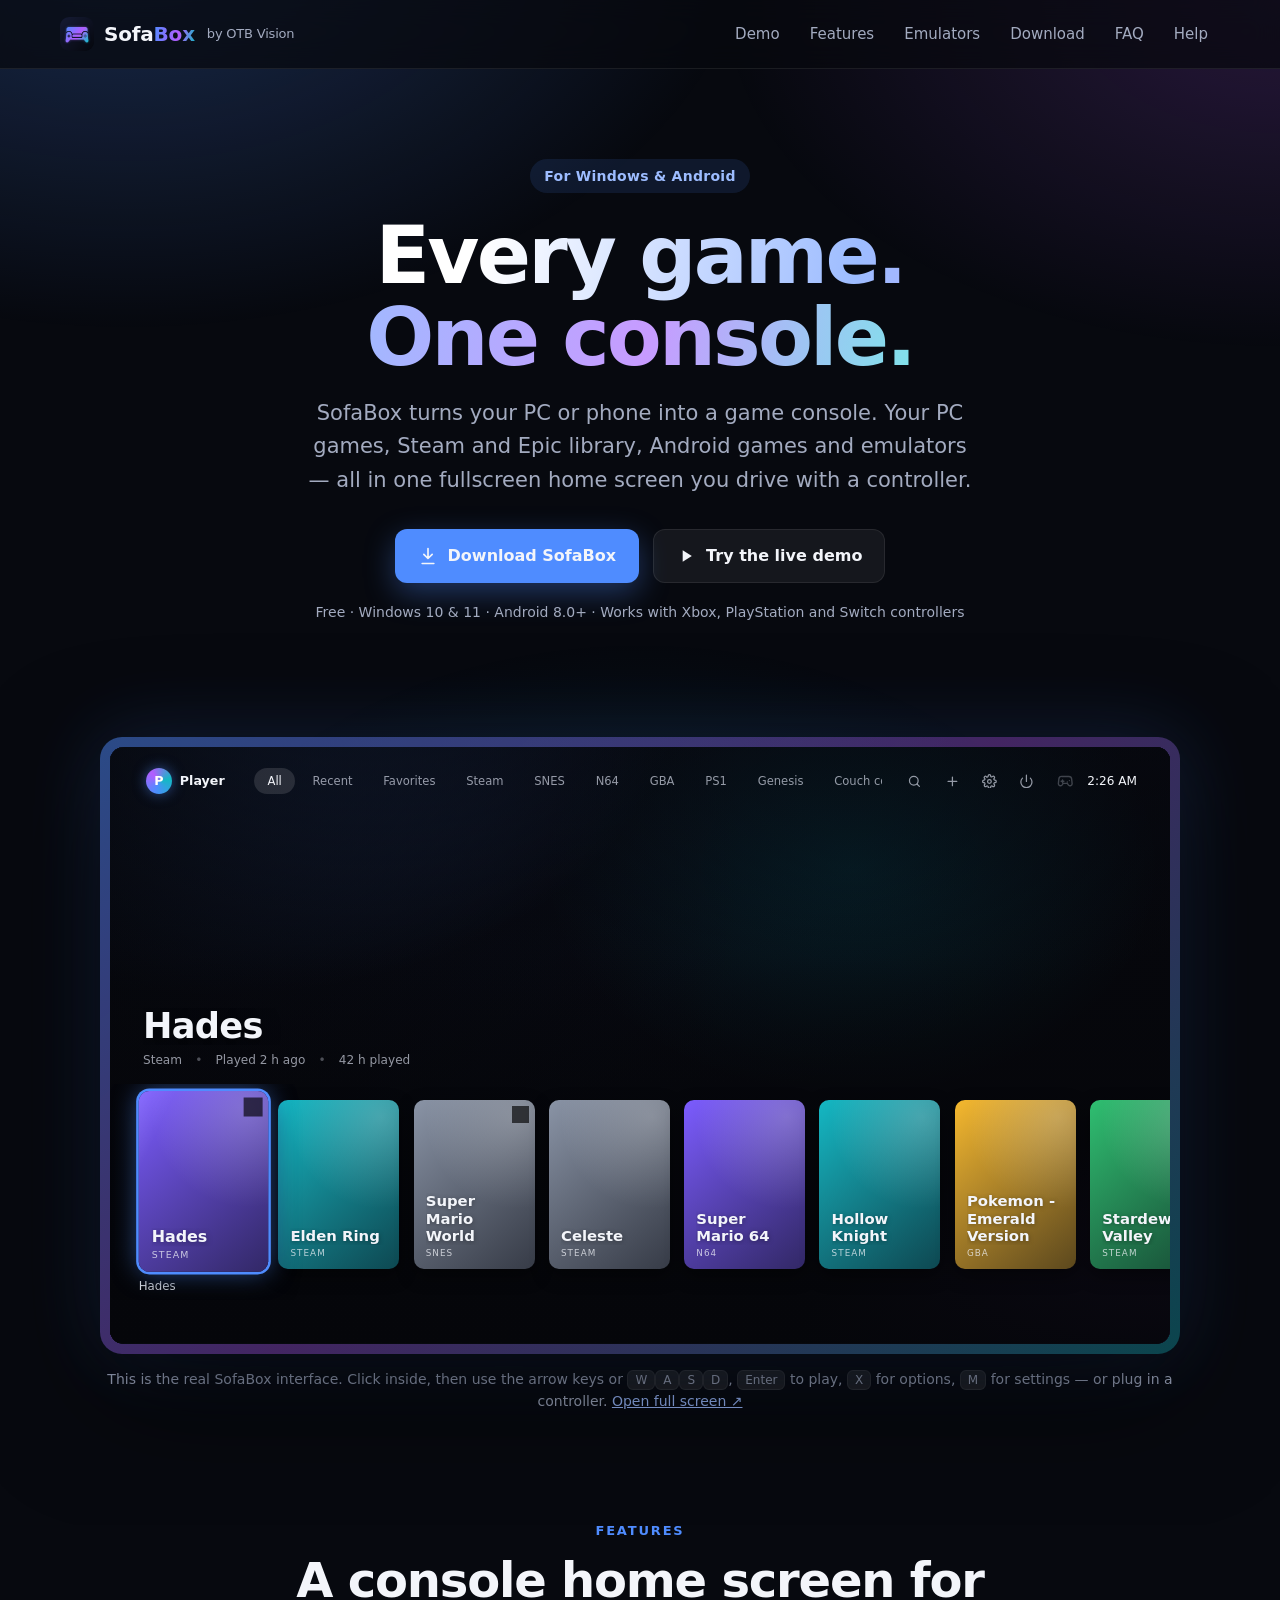
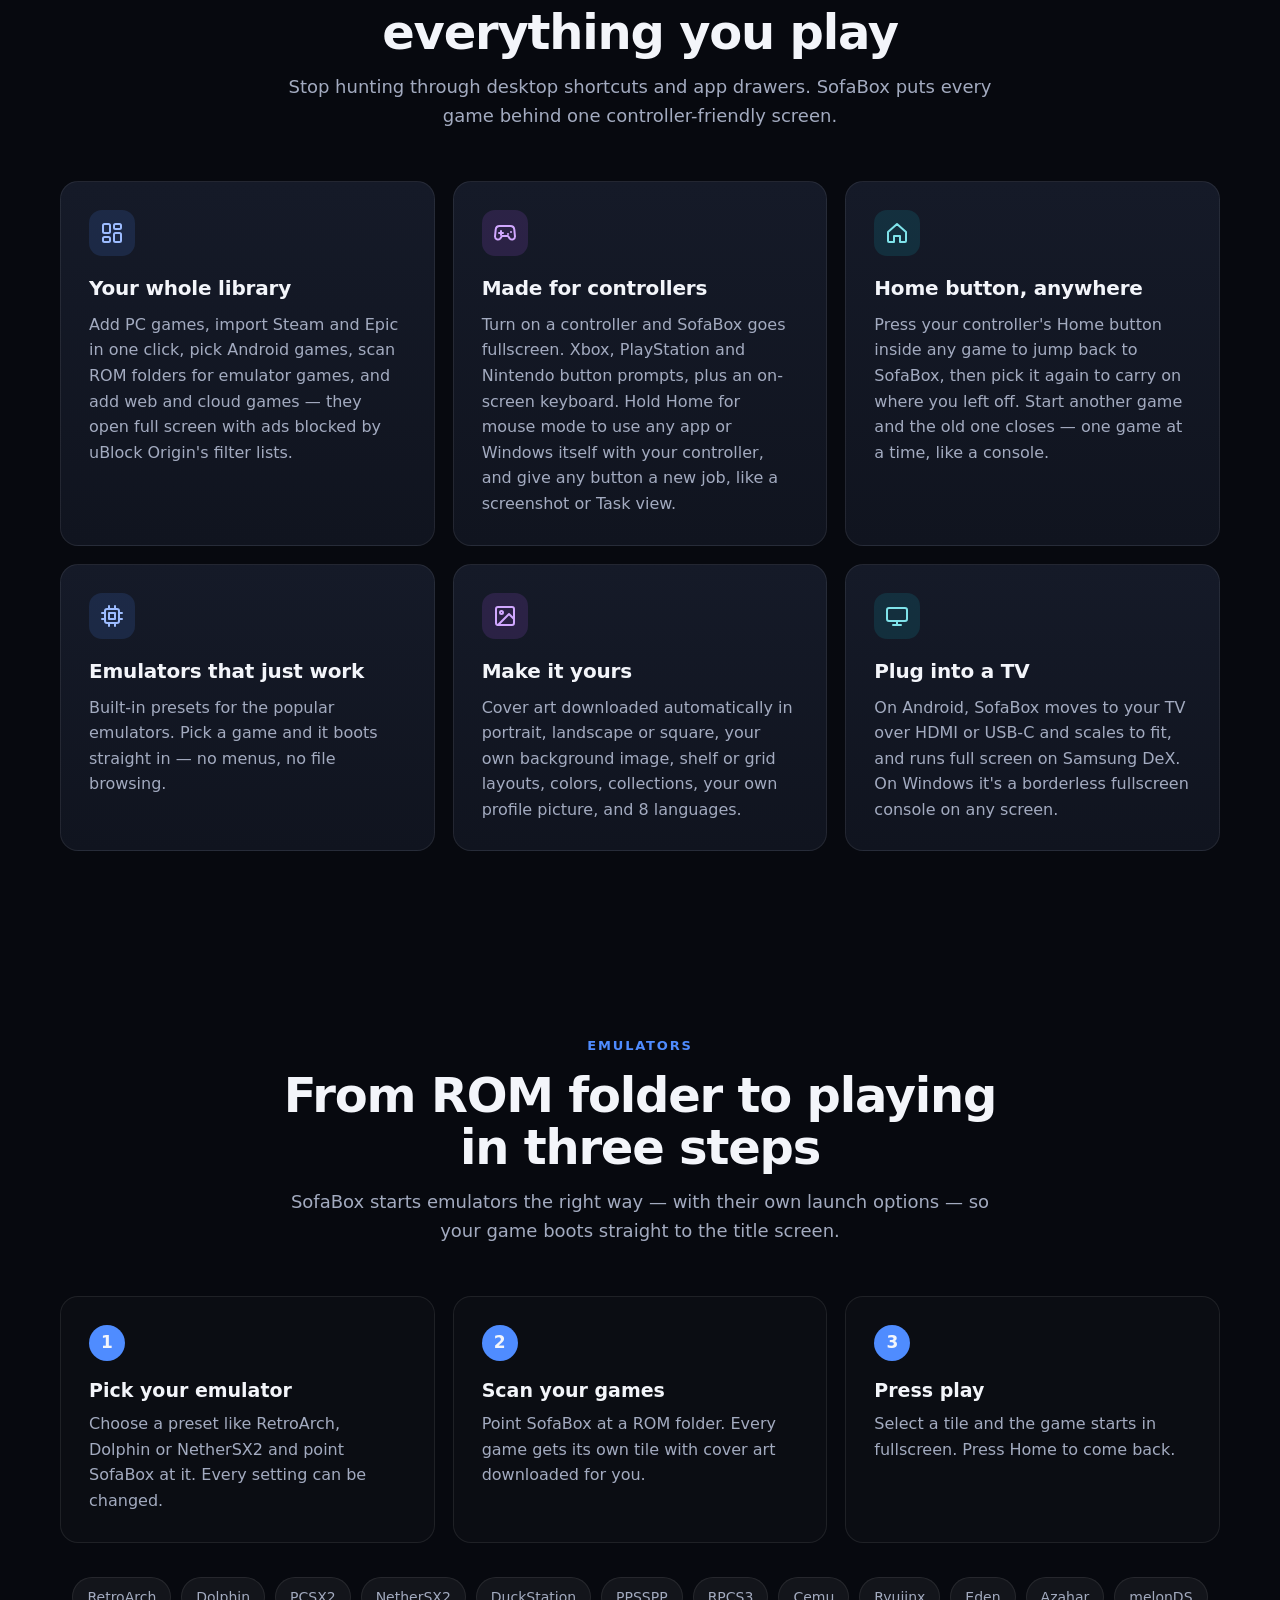
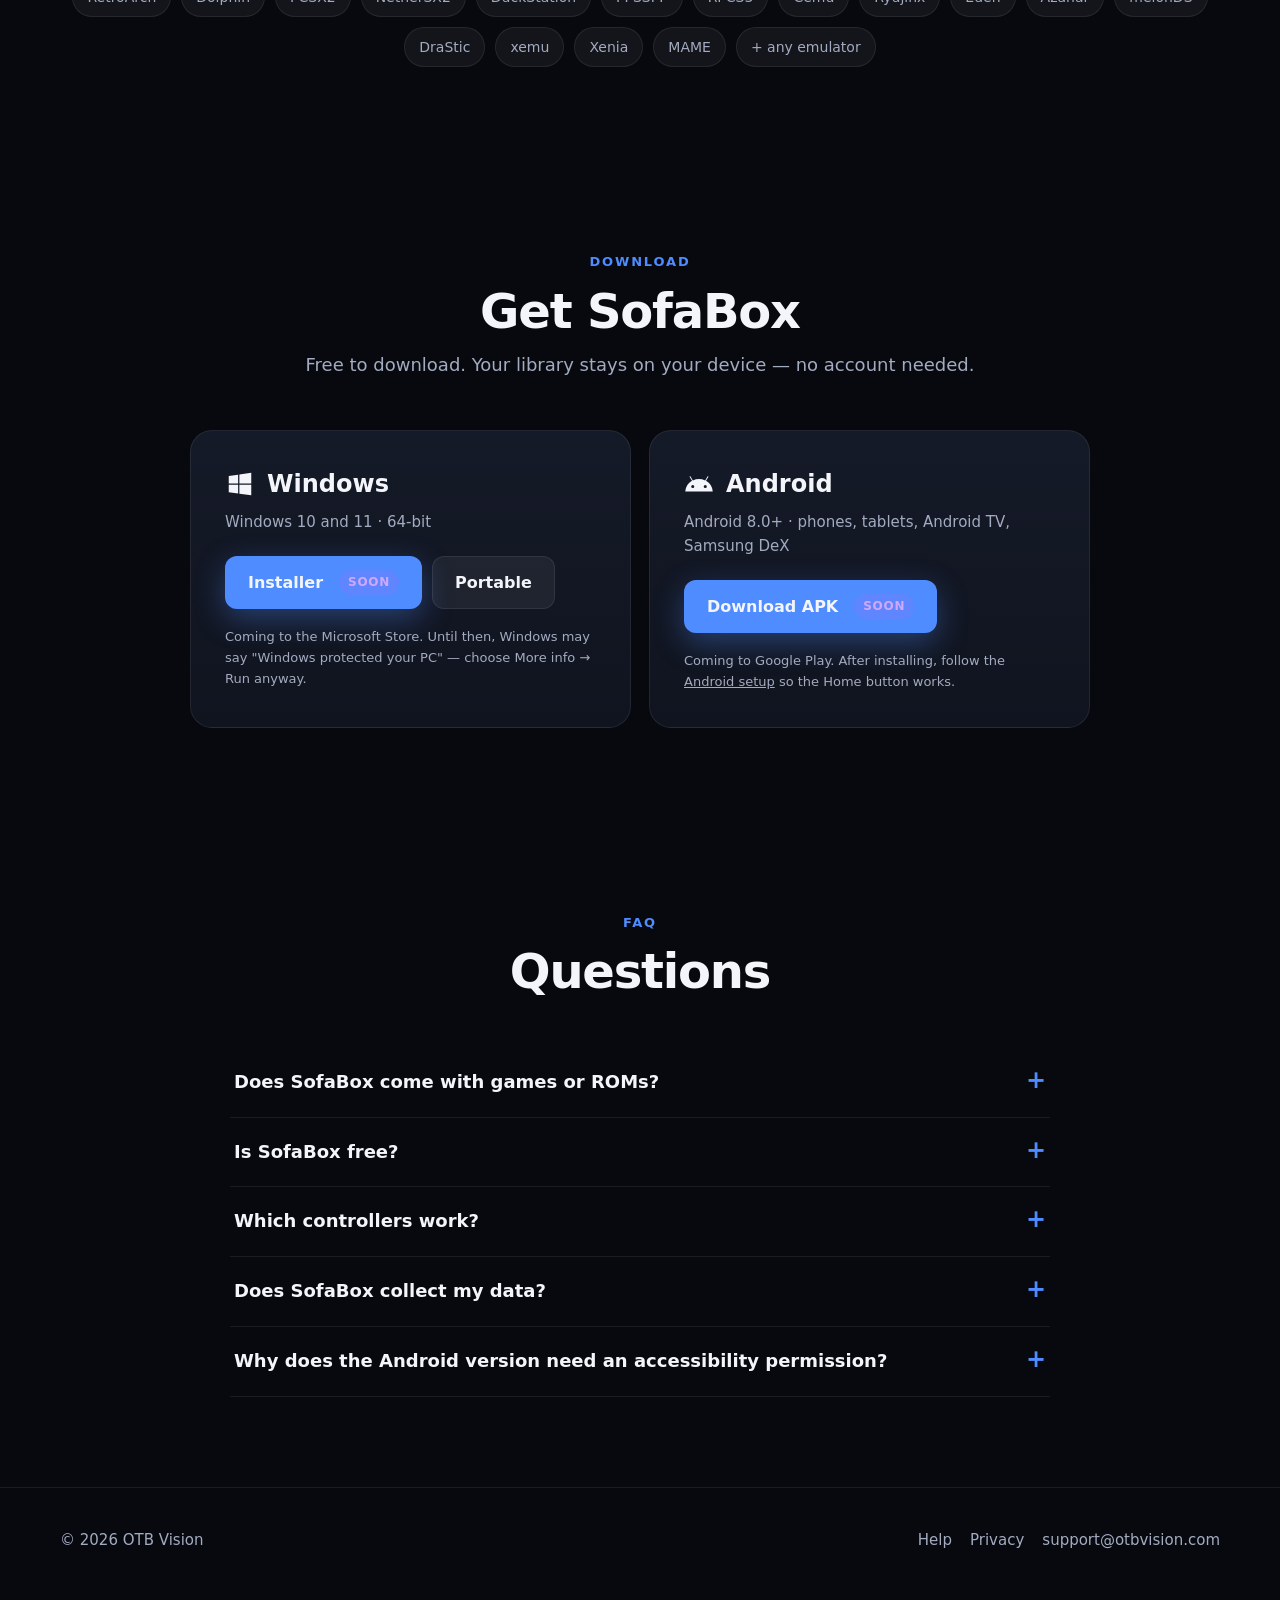
<file: index.html>
<!doctype html>
<html lang="en">
<head>
  <meta charset="utf-8">
  <meta name="viewport" content="width=device-width, initial-scale=1">
  <title>SofaBox — Game &amp; Emulator Launcher for Windows and Android</title>
  <meta name="description" content="SofaBox is a console-style game launcher for Windows and Android. PC games, Steam, Epic, Android games and emulators in one fullscreen home screen you control with a controller.">
  <meta property="og:title" content="SofaBox — every game, one console">
  <meta property="og:description" content="A console-style launcher for your PC and Android: PC games, Steam, Epic, Android games and emulators in one place.">
  <meta property="og:image" content="https://sofabox.app/img/icon.png">
  <meta property="og:url" content="https://sofabox.app/">
  <link rel="canonical" href="https://sofabox.app/">
  <meta name="theme-color" content="#07090f">
  <link rel="icon" href="img/icon.svg" type="image/svg+xml">
  <link rel="apple-touch-icon" href="img/icon.png">
  <link rel="stylesheet" href="css/site.css">
</head>
<body>
  <div class="glow"></div>

  <header class="nav">
    <div class="wrap">
      <a class="brand" href="./"><img src="img/icon.png" alt=""><span>Sofa<span class="box">Box</span></span> <small>by OTB Vision</small></a>
      <nav class="nav-links">
        <a href="#demo">Demo</a>
        <a href="#features">Features</a>
        <a href="#emulators">Emulators</a>
        <a href="#download">Download</a>
        <a href="#faq">FAQ</a>
        <a href="help.html">Help</a>
      </nav>
    </div>
  </header>

  <main>
    <!-- ================= hero -->
    <section class="hero">
      <div class="wrap">
        <span class="eyebrow">For Windows &amp; Android</span>
        <h1><span class="grad">Every game.<br>One console.</span></h1>
        <p class="lead">SofaBox turns your PC or phone into a game console. Your PC games, Steam and Epic library, Android games and emulators — all in one fullscreen home screen you drive with a controller.</p>
        <div class="cta">
          <a class="btn primary" href="#download">
            <svg viewBox="0 0 24 24" fill="none" stroke="currentColor" stroke-width="2" stroke-linecap="round" stroke-linejoin="round"><path d="M12 3v12M7 10l5 5 5-5M5 21h14"/></svg>
            Download SofaBox
          </a>
          <a class="btn" href="#demo">
            <svg viewBox="0 0 24 24" fill="currentColor"><path d="M8 5v14l11-7z"/></svg>
            Try the live demo
          </a>
        </div>
        <p class="platforms">Free · Windows 10 &amp; 11 · Android 8.0+ · Works with Xbox, PlayStation and Switch controllers</p>
      </div>
    </section>

    <!-- ================= demo -->
    <div class="wrap demo" id="demo">
      <div class="frame">
        <div class="screen" id="demo-screen">
          <iframe src="demo/index.html" title="SofaBox live demo" loading="lazy" allow="gamepad; fullscreen"></iframe>
        </div>
      </div>
      <p class="demo-note only-pointer">This is the real SofaBox interface. Click inside, then use the arrow keys or <kbd>W</kbd><kbd>A</kbd><kbd>S</kbd><kbd>D</kbd>, <kbd>Enter</kbd> to play, <kbd>X</kbd> for options, <kbd>M</kbd> for settings — or plug in a controller. <a href="demo/index.html" target="_blank" rel="noopener">Open full screen ↗</a></p>
      <p class="demo-note only-touch">This is the real SofaBox interface, shrunk to fit your screen. Tap a game to try it and swipe the row to scroll. For the full-size version, <a href="demo/index.html" target="_blank" rel="noopener">open it full screen ↗</a> and turn your phone sideways.</p>
    </div>

    <!-- ================= features -->
    <section id="features">
      <div class="wrap">
        <div class="section-head">
          <span class="kicker">Features</span>
          <h2>A console home screen for everything you play</h2>
          <p>Stop hunting through desktop shortcuts and app drawers. SofaBox puts every game behind one controller-friendly screen.</p>
        </div>
        <div class="grid">
          <div class="card">
            <div class="icon"><svg viewBox="0 0 24 24" fill="none" stroke="currentColor" stroke-width="2" stroke-linecap="round" stroke-linejoin="round"><rect x="3" y="3" width="7" height="9" rx="1.5"/><rect x="14" y="3" width="7" height="5" rx="1.5"/><rect x="14" y="12" width="7" height="9" rx="1.5"/><rect x="3" y="16" width="7" height="5" rx="1.5"/></svg></div>
            <h3>Your whole library</h3>
            <p>Add PC games, import Steam and Epic in one click, pick Android games, scan ROM folders for emulator games, and add web and cloud games — they open full screen with ads blocked by uBlock Origin's filter lists.</p>
          </div>
          <div class="card">
            <div class="icon purple"><svg viewBox="0 0 24 24" fill="none" stroke="currentColor" stroke-width="2" stroke-linecap="round" stroke-linejoin="round"><path d="M6 12h4M8 10v4M15 13h.01M18 11h.01"/><path d="M17.32 5H6.68a4 4 0 0 0-3.98 3.59L2 15.5A3 3 0 0 0 7.2 17.6L9 15h6l1.8 2.6A3 3 0 0 0 22 15.5l-.7-6.91A4 4 0 0 0 17.32 5z"/></svg></div>
            <h3>Made for controllers</h3>
            <p>Turn on a controller and SofaBox goes fullscreen. Xbox, PlayStation and Nintendo button prompts, plus an on-screen keyboard. Hold Home for mouse mode to use any app or Windows itself with your controller, and give any button a new job, like a screenshot or Task view.</p>
          </div>
          <div class="card">
            <div class="icon teal"><svg viewBox="0 0 24 24" fill="none" stroke="currentColor" stroke-width="2" stroke-linecap="round" stroke-linejoin="round"><path d="m3 11 9-8 9 8v9a1 1 0 0 1-1 1h-5v-6H9v6H4a1 1 0 0 1-1-1z"/></svg></div>
            <h3>Home button, anywhere</h3>
            <p>Press your controller's Home button inside any game to jump back to SofaBox, then pick it again to carry on where you left off. Start another game and the old one closes — one game at a time, like a console.</p>
          </div>
          <div class="card">
            <div class="icon"><svg viewBox="0 0 24 24" fill="none" stroke="currentColor" stroke-width="2" stroke-linecap="round" stroke-linejoin="round"><rect x="5" y="5" width="14" height="14" rx="2"/><path d="M9 9h6v6H9zM9 2v3M15 2v3M9 19v3M15 19v3M2 9h3M2 15h3M19 9h3M19 15h3"/></svg></div>
            <h3>Emulators that just work</h3>
            <p>Built-in presets for the popular emulators. Pick a game and it boots straight in — no menus, no file browsing.</p>
          </div>
          <div class="card">
            <div class="icon purple"><svg viewBox="0 0 24 24" fill="none" stroke="currentColor" stroke-width="2" stroke-linecap="round" stroke-linejoin="round"><rect x="3" y="3" width="18" height="18" rx="2"/><circle cx="8.5" cy="8.5" r="1.5"/><path d="m21 15-5-5L5 21"/></svg></div>
            <h3>Make it yours</h3>
            <p>Cover art downloaded automatically in portrait, landscape or square, your own background image, shelf or grid layouts, colors, collections, your own profile picture, and 8 languages.</p>
          </div>
          <div class="card">
            <div class="icon teal"><svg viewBox="0 0 24 24" fill="none" stroke="currentColor" stroke-width="2" stroke-linecap="round" stroke-linejoin="round"><rect x="2" y="4" width="20" height="13" rx="2"/><path d="M8 21h8M12 17v4"/></svg></div>
            <h3>Plug into a TV</h3>
            <p>On Android, SofaBox moves to your TV over HDMI or USB-C and scales to fit, and runs full screen on Samsung DeX. On Windows it's a borderless fullscreen console on any screen.</p>
          </div>
        </div>
      </div>
    </section>

    <!-- ================= emulators -->
    <section id="emulators">
      <div class="wrap">
        <div class="section-head">
          <span class="kicker">Emulators</span>
          <h2>From ROM folder to playing in three steps</h2>
          <p>SofaBox starts emulators the right way — with their own launch options — so your game boots straight to the title screen.</p>
        </div>
        <div class="steps">
          <div class="step"><h3>Pick your emulator</h3><p>Choose a preset like RetroArch, Dolphin or NetherSX2 and point SofaBox at it. Every setting can be changed.</p></div>
          <div class="step"><h3>Scan your games</h3><p>Point SofaBox at a ROM folder. Every game gets its own tile with cover art downloaded for you.</p></div>
          <div class="step"><h3>Press play</h3><p>Select a tile and the game starts in fullscreen. Press Home to come back.</p></div>
        </div>
        <div class="chips">
          <span class="chip">RetroArch</span><span class="chip">Dolphin</span><span class="chip">PCSX2</span><span class="chip">NetherSX2</span>
          <span class="chip">DuckStation</span><span class="chip">PPSSPP</span><span class="chip">RPCS3</span><span class="chip">Cemu</span>
          <span class="chip">Ryujinx</span><span class="chip">Eden</span><span class="chip">Azahar</span><span class="chip">melonDS</span>
          <span class="chip">DraStic</span><span class="chip">xemu</span><span class="chip">Xenia</span><span class="chip">MAME</span><span class="chip">+ any emulator</span>
        </div>
      </div>
    </section>

    <!-- ================= download -->
    <section id="download">
      <div class="wrap">
        <div class="section-head">
          <span class="kicker">Download</span>
          <h2>Get SofaBox</h2>
          <p>Free to download. Your library stays on your device — no account needed.</p>
        </div>
        <div class="downloads">
          <div class="dl">
            <h3><svg viewBox="0 0 24 24" fill="currentColor"><path d="M3 5.5 10.5 4.5v7H3zM11.5 4.3 21 3v8.5h-9.5zM3 12.5h7.5v7L3 18.5zM11.5 12.5H21V21l-9.5-1.3z"/></svg>Windows</h3>
            <p class="req">Windows 10 and 11 · 64-bit</p>
            <div class="btns">
              <!-- DOWNLOAD LINKS: replace href="#download" with the installer / portable links -->
              <a class="btn primary" href="#download">Installer <span class="soon">Soon</span></a>
              <a class="btn" href="#download">Portable</a>
            </div>
            <p class="fine">Coming to the Microsoft Store. Until then, Windows may say "Windows protected your PC" — choose More info → Run anyway.</p>
          </div>
          <div class="dl">
            <h3><svg viewBox="0 0 24 24" fill="currentColor"><path d="M17.6 9.48 19.44 6.3a.38.38 0 0 0-.66-.38l-1.86 3.22a11.5 11.5 0 0 0-9.84 0L5.22 5.92a.38.38 0 0 0-.66.38L6.4 9.48A10.8 10.8 0 0 0 1 18h22a10.8 10.8 0 0 0-5.4-8.52zM7 15.25a1.25 1.25 0 1 1 0-2.5 1.25 1.25 0 0 1 0 2.5zm10 0a1.25 1.25 0 1 1 0-2.5 1.25 1.25 0 0 1 0 2.5z"/></svg>Android</h3>
            <p class="req">Android 8.0+ · phones, tablets, Android TV, Samsung DeX</p>
            <div class="btns">
              <a class="btn primary" href="#download">Download APK <span class="soon">Soon</span></a>
            </div>
            <p class="fine">Coming to Google Play. After installing, follow the <a href="help.html#android">Android setup</a> so the Home button works.</p>
          </div>
        </div>
      </div>
    </section>

    <!-- ================= FAQ -->
    <section id="faq">
      <div class="wrap">
        <div class="section-head">
          <span class="kicker">FAQ</span>
          <h2>Questions</h2>
        </div>
        <div class="faq">
          <details>
            <summary>Does SofaBox come with games or ROMs?</summary>
            <p>No. SofaBox is a launcher: it organizes and starts games and emulators you already own and have installed. It doesn't include or download any games.</p>
          </details>
          <details>
            <summary>Is SofaBox free?</summary>
            <p>Yes — adding and playing games, the Home button, web games, ad blocking, cover art and your own background image are free. <strong>SofaBox Pro</strong> is a one-time upgrade inside the app that adds mouse mode, button mapping and macros, accent colors and background styles, art behind the library for each game, library layouts, tile shapes and tile titles, and TV fine-tuning.</p>
          </details>
          <details>
            <summary>Which controllers work?</summary>
            <p>Xbox, PlayStation, Nintendo Switch Pro and most Bluetooth or USB controllers. SofaBox shows the right button symbols for your controller automatically.</p>
          </details>
          <details>
            <summary>Does SofaBox collect my data?</summary>
            <p>No. There are no accounts, ads or analytics, and your library never leaves your device. See the <a href="privacy.html">privacy policy</a>.</p>
          </details>
          <details>
            <summary>Why does the Android version need an accessibility permission?</summary>
            <p>It's optional, and it lets you control your phone with a game controller instead of the touchscreen. It lets your controller's Home button bring you back to SofaBox from inside a game, opens SofaBox when you connect a TV or DeX, makes DeX windows full screen, powers button mapping and mouse mode, and closes the previous game when you switch. SofaBox never records what you type or what's on screen, and nothing leaves your device. <a href="help.html#android">More in Help</a>.</p>
          </details>
        </div>
      </div>
    </section>
  </main>

  <footer>
    <div class="wrap">
      <span>© <span id="year">2026</span> OTB Vision</span>
      <nav>
        <a href="help.html">Help</a>
        <a href="privacy.html">Privacy</a>
        <a href="mailto:support@otbvision.com">support@otbvision.com</a>
      </nav>
    </div>
  </footer>
  <script>document.getElementById('year').textContent = new Date().getFullYear();</script>
  <script>
    // On narrow screens (phones held upright) the demo runs at a tablet-sized width and is
    // shrunk to fit, so it shows the full console layout like a small TV instead of a
    // cramped phone layout. Taps still work: the browser maps them through the scaling.
    (function () {
      var screen = document.getElementById('demo-screen');
      var frame = screen && screen.querySelector('iframe');
      if (!frame) return;
      var DESIGN_WIDTH = 900;
      function fit() {
        var w = screen.clientWidth, h = screen.clientHeight;
        if (!w) return;
        if (w >= DESIGN_WIDTH) {
          frame.style.width = frame.style.height = frame.style.transform = '';
          return;
        }
        var scale = w / DESIGN_WIDTH;
        frame.style.width = DESIGN_WIDTH + 'px';
        frame.style.height = (h / scale) + 'px';
        frame.style.transform = 'scale(' + scale + ')';
      }
      fit();
      if (window.ResizeObserver) new ResizeObserver(fit).observe(screen);
      else window.addEventListener('resize', fit);
    })();
  </script>
</body>
</html>
</file>
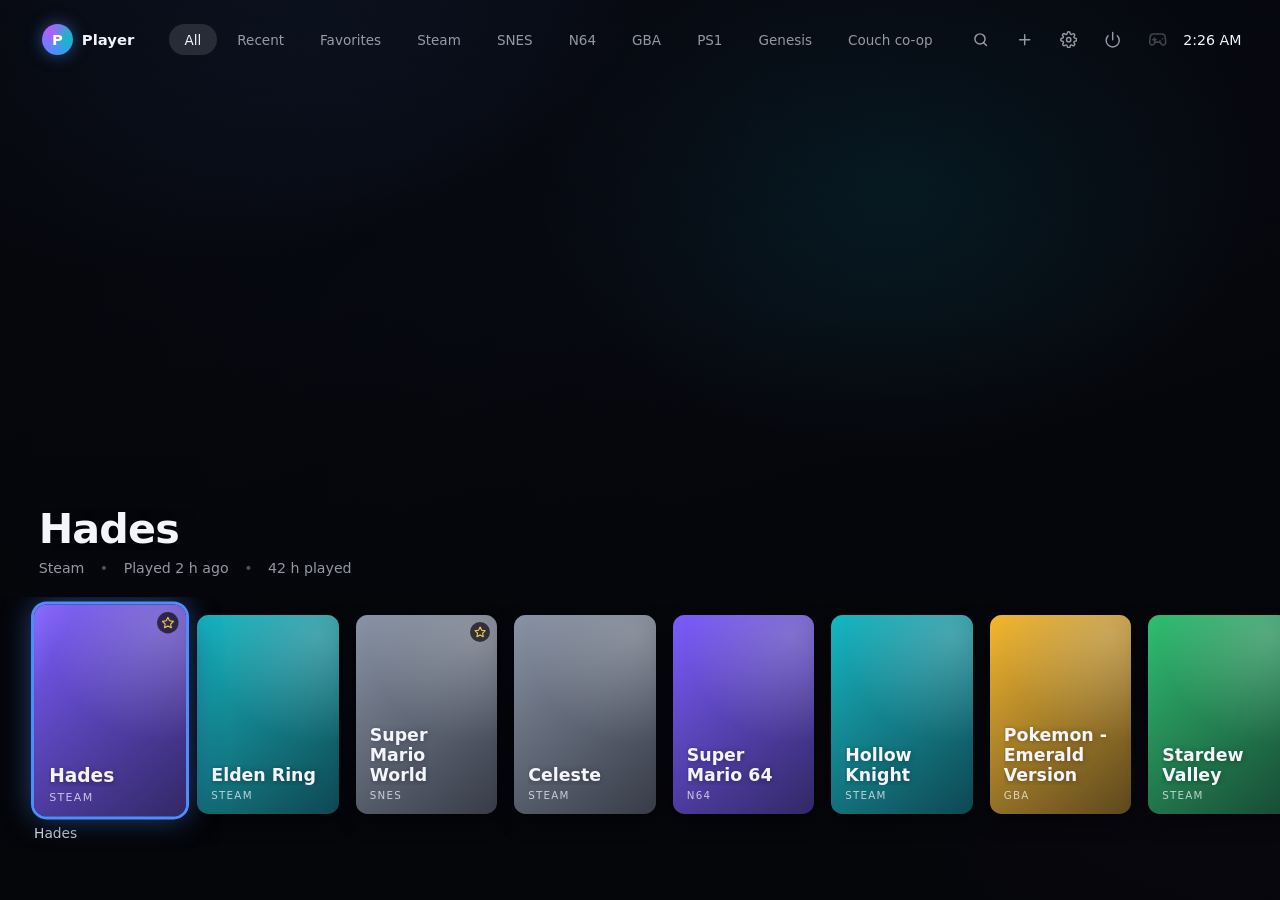
<file: demo/index.html>
<!doctype html>
<html lang="en">
<head>
  <meta charset="utf-8">
  <meta name="viewport" content="width=device-width, initial-scale=1, viewport-fit=cover, user-scalable=no">
  <meta http-equiv="Content-Security-Policy" content="default-src 'self'; img-src 'self' data: blob: https: ink-art:; style-src 'self' 'unsafe-inline'; script-src 'self'; media-src 'self' https: ink-art:">
  <meta name="color-scheme" content="dark">
  <title>SofaBox — live demo</title>
  <link rel="stylesheet" href="css/app.css">
</head>
<body>
  <script src="js/demo-seed.js"></script>
  <script src="js/bridge.js"></script>
  <script src="js/presets.js"></script>
  <script src="js/store.js"></script>
  <script src="js/sound.js"></script>
  <script src="js/input.js"></script>
  <script src="js/nav.js"></script>
  <script src="js/lang/en.js"></script>
  <script src="js/i18n.js"></script>
  <script src="js/lang/es.js"></script>
  <script src="js/lang/pt.js"></script>
  <script src="js/lang/fr.js"></script>
  <script src="js/lang/de.js"></script>
  <script src="js/lang/it.js"></script>
  <script src="js/lang/nl.js"></script>
  <script src="js/lang/pl.js"></script>
  <script src="js/ui.js"></script>
  <script src="js/pro.js"></script>
  <script src="js/osk.js"></script>
  <script src="js/app.js"></script>
</body>
</html>
</file>
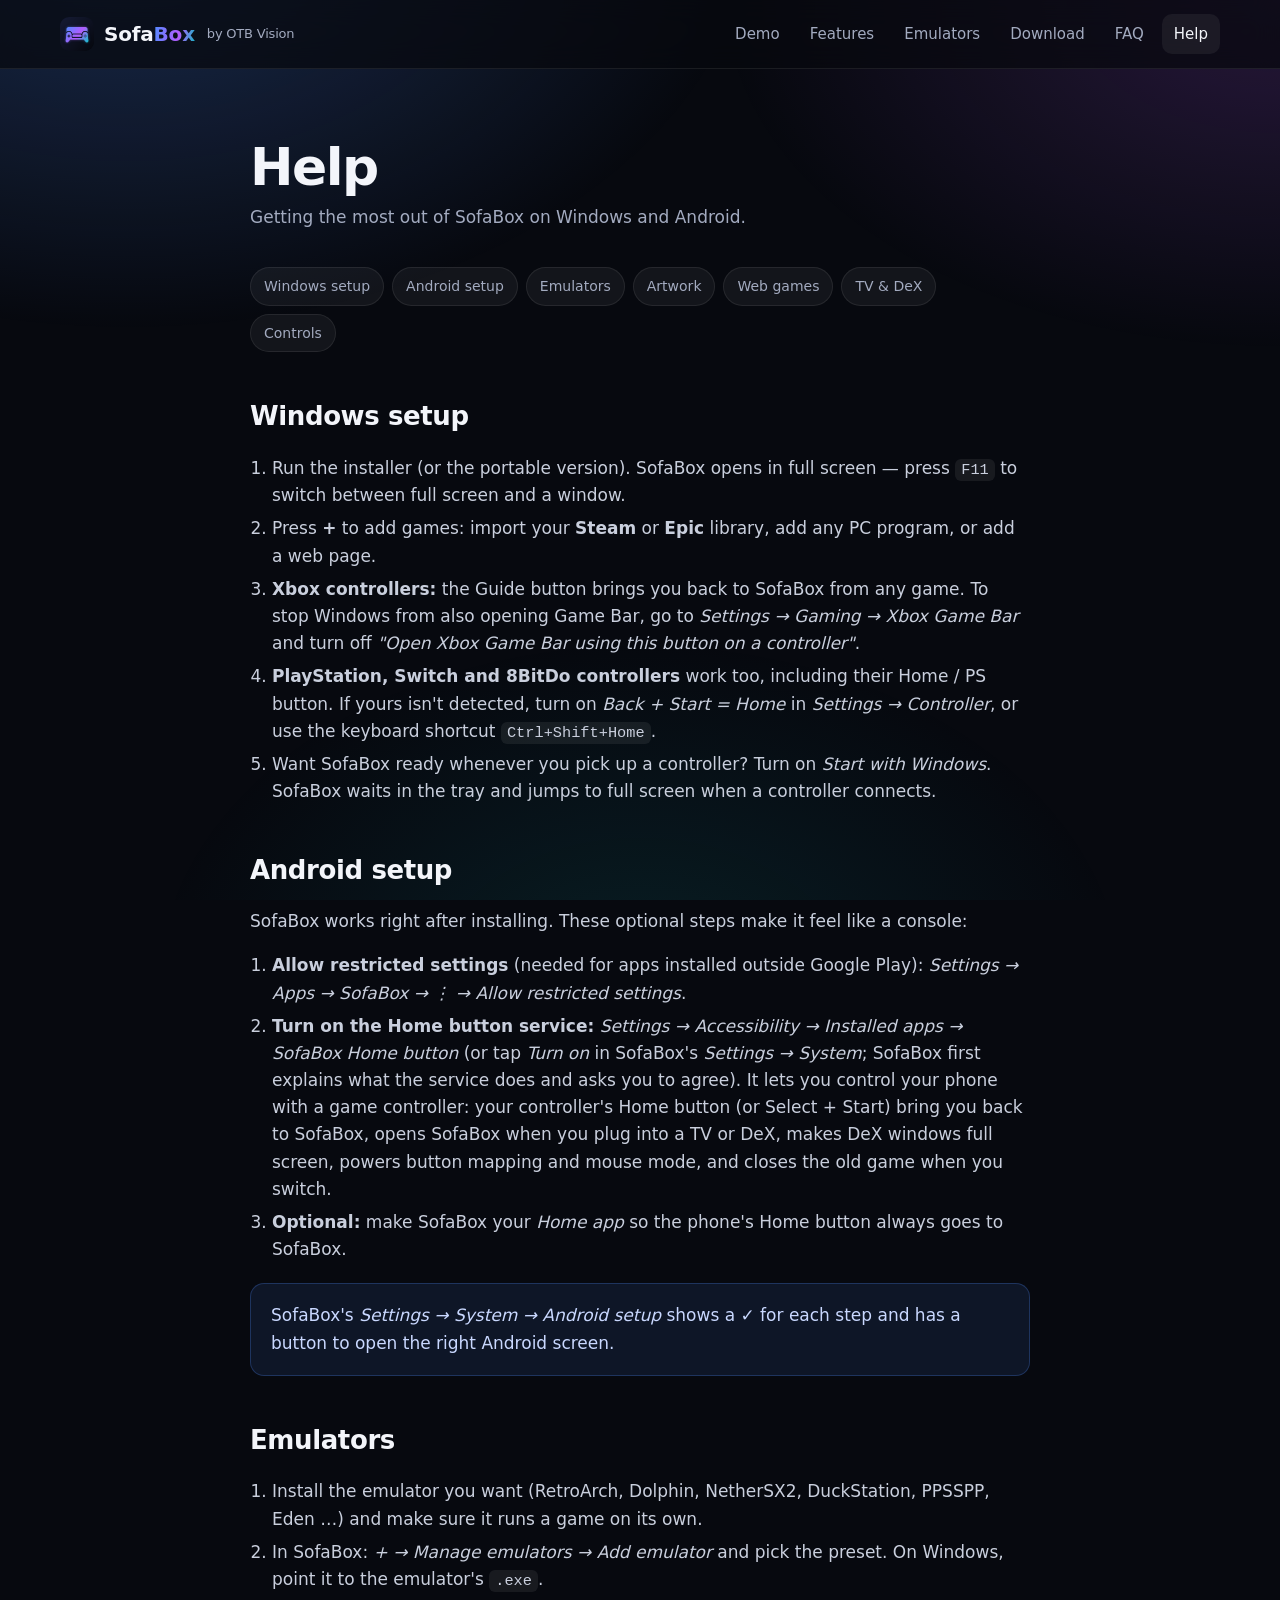
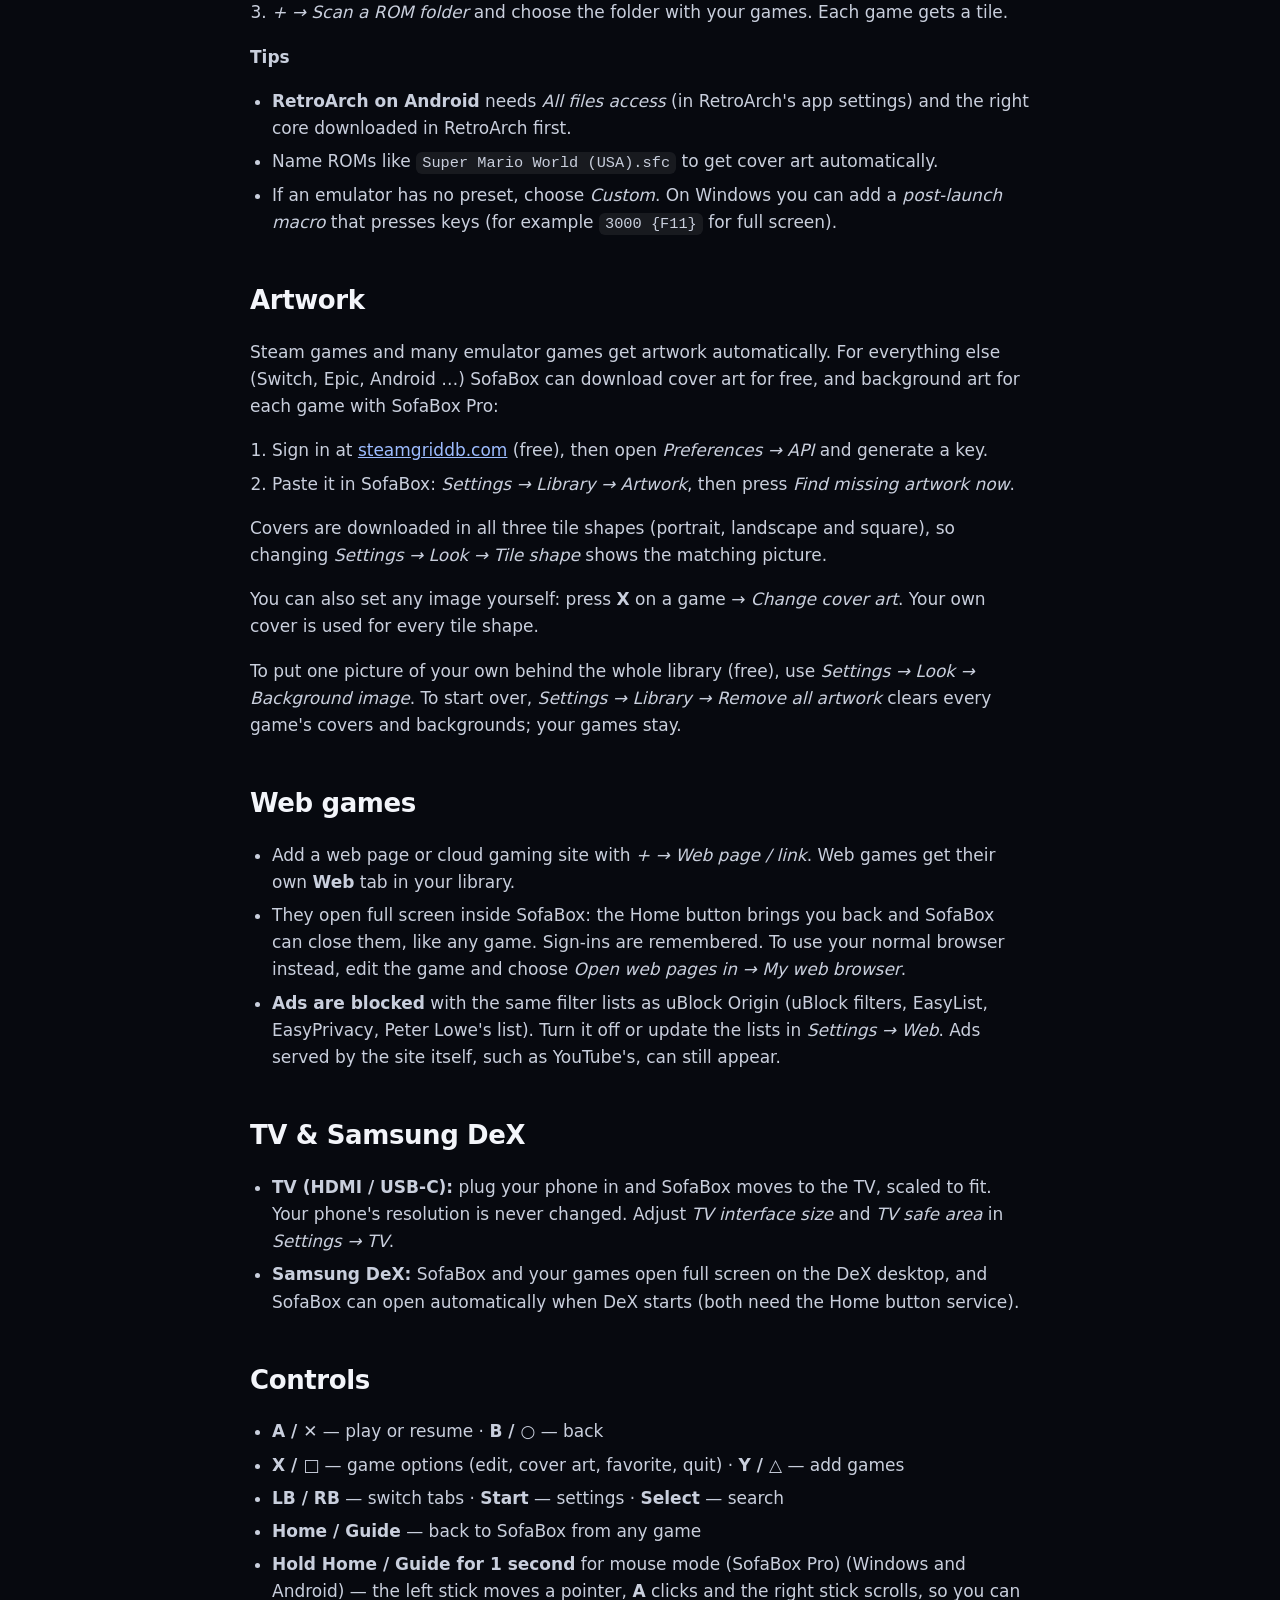
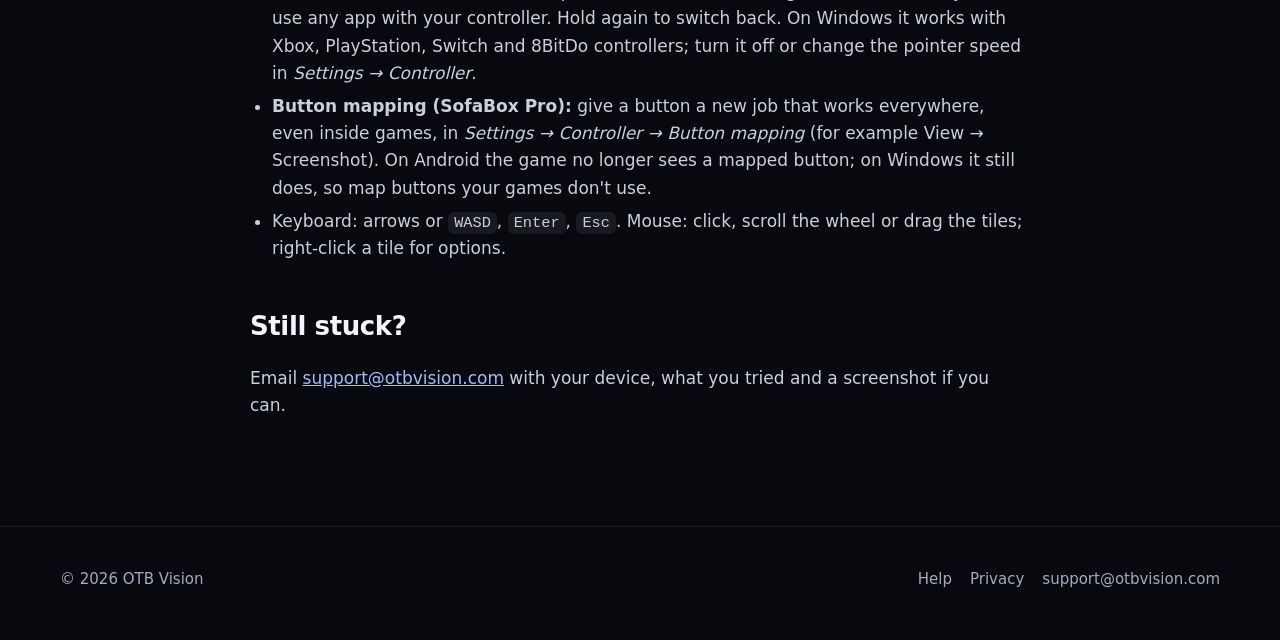
<file: help.html>
<!doctype html>
<html lang="en">
<head>
  <meta charset="utf-8">
  <meta name="viewport" content="width=device-width, initial-scale=1">
  <title>Help — SofaBox</title>
  <link rel="canonical" href="https://sofabox.app/help.html">
  <meta name="description" content="Set up SofaBox on Windows and Android: controllers, the Home button, emulators, artwork and TV mode.">
  <meta name="theme-color" content="#07090f">
  <link rel="icon" href="img/icon.svg" type="image/svg+xml">
  <link rel="stylesheet" href="css/site.css">
</head>
<body>
  <div class="glow"></div>
  <header class="nav">
    <div class="wrap">
      <a class="brand" href="./"><img src="img/icon.png" alt=""><span>Sofa<span class="box">Box</span></span> <small>by OTB Vision</small></a>
      <nav class="nav-links">
        <a href="./#demo">Demo</a>
        <a href="./#features">Features</a>
        <a href="./#emulators">Emulators</a>
        <a href="./#download">Download</a>
        <a href="./#faq">FAQ</a>
        <a href="help.html" aria-current="page">Help</a>
      </nav>
    </div>
  </header>

  <main class="page">
    <article class="wrap prose">
      <h1>Help</h1>
      <p class="updated">Getting the most out of SofaBox on Windows and Android.</p>
      <nav class="toc">
        <a href="#windows">Windows setup</a>
        <a href="#android">Android setup</a>
        <a href="#emulators">Emulators</a>
        <a href="#artwork">Artwork</a>
        <a href="#web">Web games</a>
        <a href="#tv">TV &amp; DeX</a>
        <a href="#controls">Controls</a>
      </nav>

      <h2 id="windows">Windows setup</h2>
      <ol>
        <li>Run the installer (or the portable version). SofaBox opens in full screen — press <code>F11</code> to switch between full screen and a window.</li>
        <li>Press <strong>+</strong> to add games: import your <strong>Steam</strong> or <strong>Epic</strong> library, add any PC program, or add a web page.</li>
        <li><strong>Xbox controllers:</strong> the Guide button brings you back to SofaBox from any game. To stop Windows from also opening Game Bar, go to <em>Settings → Gaming → Xbox Game Bar</em> and turn off <em>"Open Xbox Game Bar using this button on a controller"</em>.</li>
        <li><strong>PlayStation, Switch and 8BitDo controllers</strong> work too, including their Home / PS button. If yours isn't detected, turn on <em>Back + Start = Home</em> in <em>Settings → Controller</em>, or use the keyboard shortcut <code>Ctrl+Shift+Home</code>.</li>
        <li>Want SofaBox ready whenever you pick up a controller? Turn on <em>Start with Windows</em>. SofaBox waits in the tray and jumps to full screen when a controller connects.</li>
      </ol>

      <h2 id="android">Android setup</h2>
      <p>SofaBox works right after installing. These optional steps make it feel like a console:</p>
      <ol>
        <li><strong>Allow restricted settings</strong> (needed for apps installed outside Google Play): <em>Settings → Apps → SofaBox → ⋮ → Allow restricted settings</em>.</li>
        <li><strong>Turn on the Home button service:</strong> <em>Settings → Accessibility → Installed apps → SofaBox Home button</em> (or tap <em>Turn on</em> in SofaBox's <em>Settings → System</em>; SofaBox first explains what the service does and asks you to agree). It lets you control your phone with a game controller: your controller's Home button (or Select + Start) bring you back to SofaBox, opens SofaBox when you plug into a TV or DeX, makes DeX windows full screen, powers button mapping and mouse mode, and closes the old game when you switch.</li>
        <li><strong>Optional:</strong> make SofaBox your <em>Home app</em> so the phone's Home button always goes to SofaBox.</li>
      </ol>
      <div class="callout">SofaBox's <em>Settings → System → Android setup</em> shows a ✓ for each step and has a button to open the right Android screen.</div>

      <h2 id="emulators">Emulators</h2>
      <ol>
        <li>Install the emulator you want (RetroArch, Dolphin, NetherSX2, DuckStation, PPSSPP, Eden …) and make sure it runs a game on its own.</li>
        <li>In SofaBox: <em>+ → Manage emulators → Add emulator</em> and pick the preset. On Windows, point it to the emulator's <code>.exe</code>.</li>
        <li><em>+ → Scan a ROM folder</em> and choose the folder with your games. Each game gets a tile.</li>
      </ol>
      <p><strong>Tips</strong></p>
      <ul>
        <li><strong>RetroArch on Android</strong> needs <em>All files access</em> (in RetroArch's app settings) and the right core downloaded in RetroArch first.</li>
        <li>Name ROMs like <code>Super Mario World (USA).sfc</code> to get cover art automatically.</li>
        <li>If an emulator has no preset, choose <em>Custom</em>. On Windows you can add a <em>post-launch macro</em> that presses keys (for example <code>3000 {F11}</code> for full screen).</li>
      </ul>

      <h2 id="artwork">Artwork</h2>
      <p>Steam games and many emulator games get artwork automatically. For everything else (Switch, Epic, Android …) SofaBox can download cover art for free, and background art for each game with SofaBox Pro:</p>
      <ol>
        <li>Sign in at <a href="https://www.steamgriddb.com" target="_blank" rel="noopener">steamgriddb.com</a> (free), then open <em>Preferences → API</em> and generate a key.</li>
        <li>Paste it in SofaBox: <em>Settings → Library → Artwork</em>, then press <em>Find missing artwork now</em>.</li>
      </ol>
      <p>Covers are downloaded in all three tile shapes (portrait, landscape and square), so changing <em>Settings → Look → Tile shape</em> shows the matching picture.</p>
      <p>You can also set any image yourself: press <strong>X</strong> on a game → <em>Change cover art</em>. Your own cover is used for every tile shape.</p>
      <p>To put one picture of your own behind the whole library (free), use <em>Settings → Look → Background image</em>. To start over, <em>Settings → Library → Remove all artwork</em> clears every game's covers and backgrounds; your games stay.</p>

      <h2 id="web">Web games</h2>
      <ul>
        <li>Add a web page or cloud gaming site with <em>+ → Web page / link</em>. Web games get their own <strong>Web</strong> tab in your library.</li>
        <li>They open full screen inside SofaBox: the Home button brings you back and SofaBox can close them, like any game. Sign-ins are remembered. To use your normal browser instead, edit the game and choose <em>Open web pages in → My web browser</em>.</li>
        <li><strong>Ads are blocked</strong> with the same filter lists as uBlock Origin (uBlock filters, EasyList, EasyPrivacy, Peter Lowe's list). Turn it off or update the lists in <em>Settings → Web</em>. Ads served by the site itself, such as YouTube's, can still appear.</li>
      </ul>

      <h2 id="tv">TV &amp; Samsung DeX</h2>
      <ul>
        <li><strong>TV (HDMI / USB-C):</strong> plug your phone in and SofaBox moves to the TV, scaled to fit. Your phone's resolution is never changed. Adjust <em>TV interface size</em> and <em>TV safe area</em> in <em>Settings → TV</em>.</li>
        <li><strong>Samsung DeX:</strong> SofaBox and your games open full screen on the DeX desktop, and SofaBox can open automatically when DeX starts (both need the Home button service).</li>
      </ul>

      <h2 id="controls">Controls</h2>
      <ul>
        <li><strong>A / ✕</strong> — play or resume · <strong>B / ○</strong> — back</li>
        <li><strong>X / □</strong> — game options (edit, cover art, favorite, quit) · <strong>Y / △</strong> — add games</li>
        <li><strong>LB / RB</strong> — switch tabs · <strong>Start</strong> — settings · <strong>Select</strong> — search</li>
        <li><strong>Home / Guide</strong> — back to SofaBox from any game</li>
        <li><strong>Hold Home / Guide for 1 second</strong> for mouse mode (SofaBox Pro) (Windows and Android) — the left stick moves a pointer, <strong>A</strong> clicks and the right stick scrolls, so you can use any app with your controller. Hold again to switch back. On Windows it works with Xbox, PlayStation, Switch and 8BitDo controllers; turn it off or change the pointer speed in <em>Settings → Controller</em>.</li>
        <li><strong>Button mapping (SofaBox Pro):</strong> give a button a new job that works everywhere, even inside games, in <em>Settings → Controller → Button mapping</em> (for example View → Screenshot). On Android the game no longer sees a mapped button; on Windows it still does, so map buttons your games don't use.</li>
        <li>Keyboard: arrows or <code>WASD</code>, <code>Enter</code>, <code>Esc</code>. Mouse: click, scroll the wheel or drag the tiles; right-click a tile for options.</li>
      </ul>

      <h2>Still stuck?</h2>
      <p>Email <a href="mailto:support@otbvision.com">support@otbvision.com</a> with your device, what you tried and a screenshot if you can.</p>
    </article>
  </main>

  <footer>
    <div class="wrap">
      <span>© <span id="year">2026</span> OTB Vision</span>
      <nav>
        <a href="help.html">Help</a>
        <a href="privacy.html">Privacy</a>
        <a href="mailto:support@otbvision.com">support@otbvision.com</a>
      </nav>
    </div>
  </footer>
  <script>document.getElementById('year').textContent = new Date().getFullYear();</script>
</body>
</html>
</file>
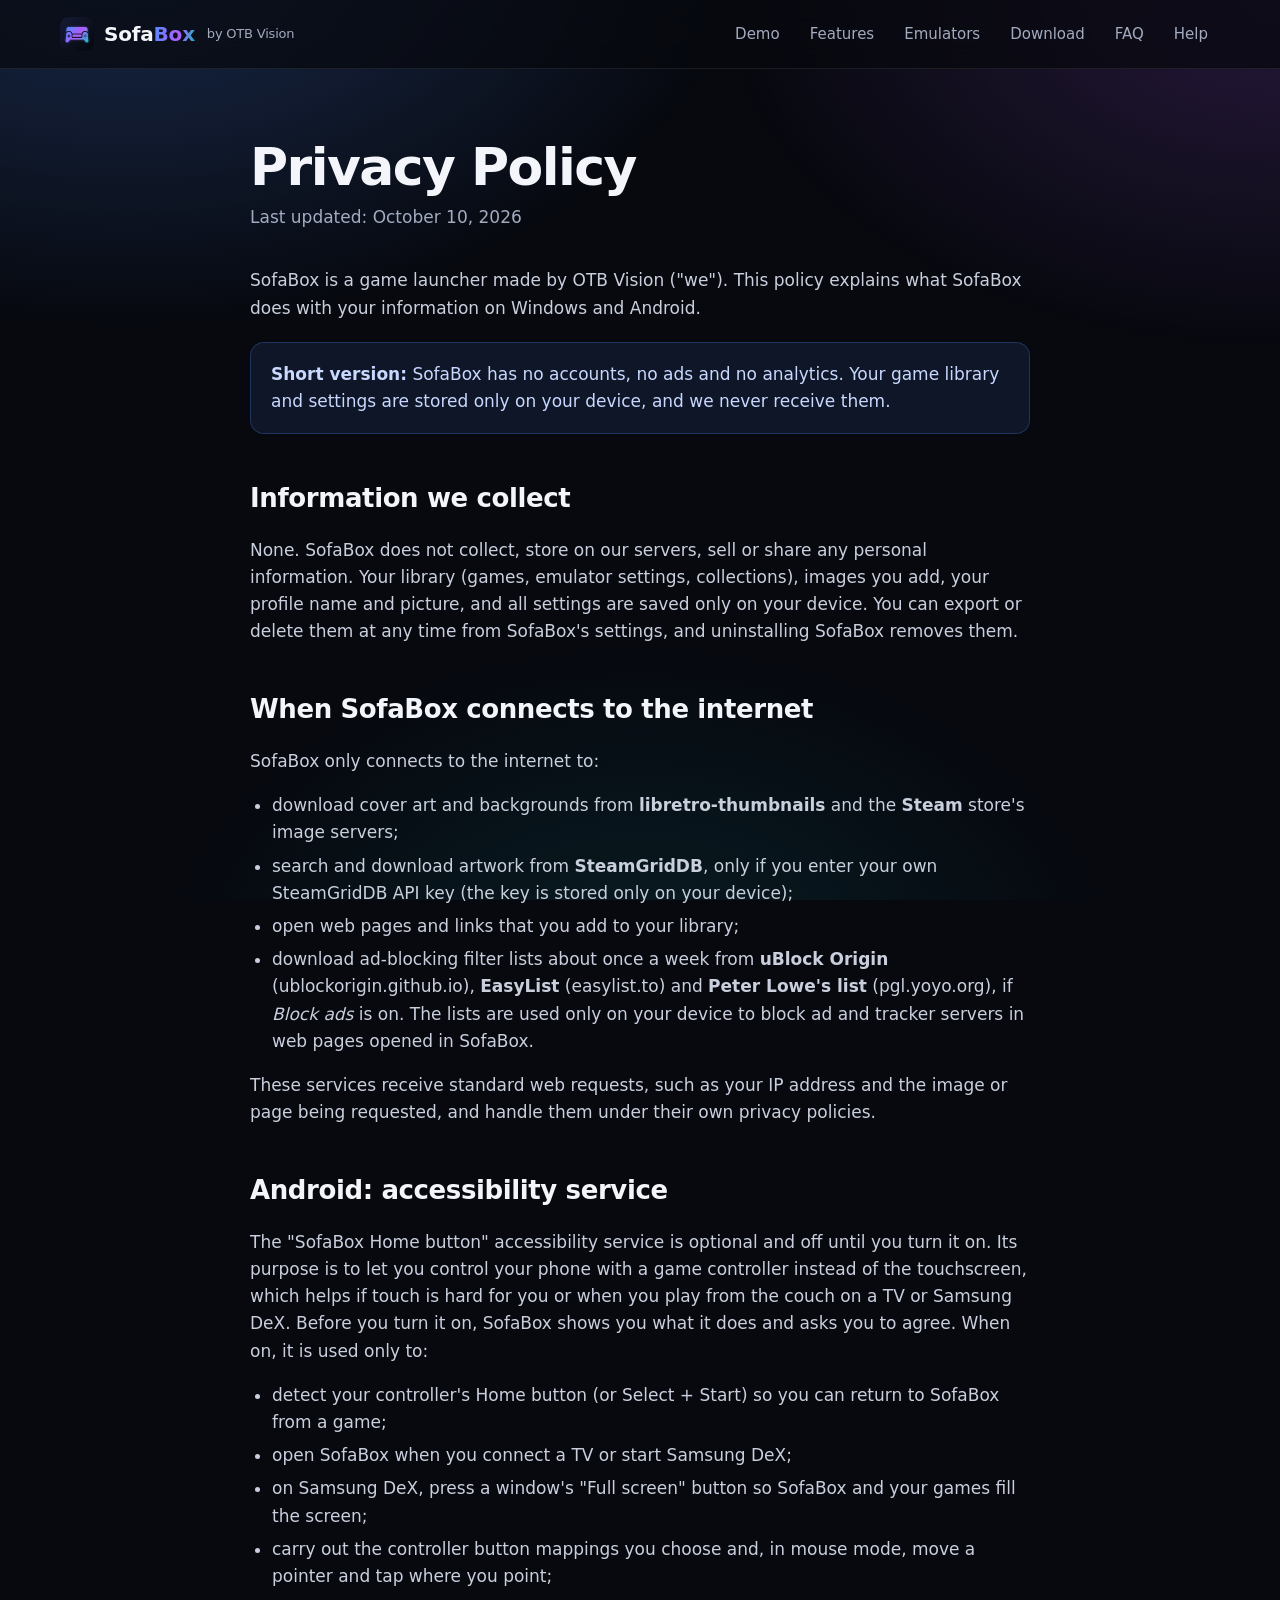
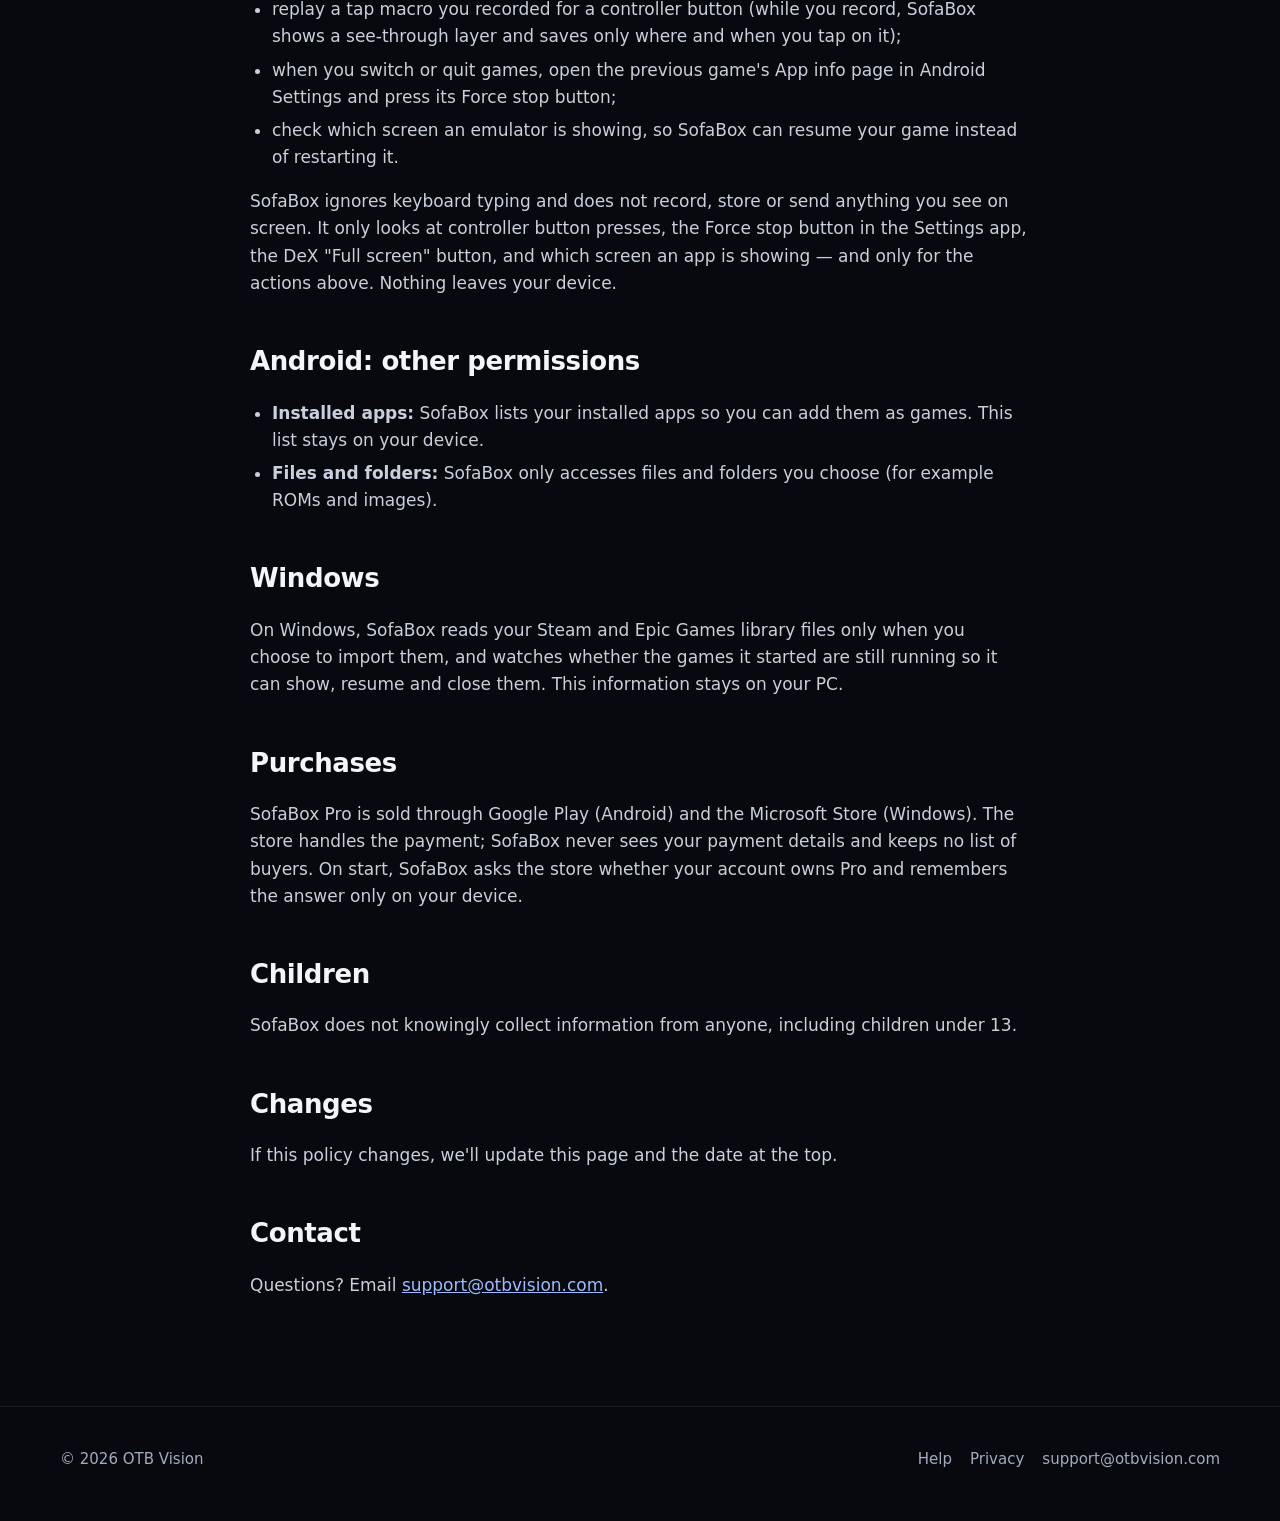
<file: privacy.html>
<!doctype html>
<html lang="en">
<head>
  <meta charset="utf-8">
  <meta name="viewport" content="width=device-width, initial-scale=1">
  <title>Privacy Policy — SofaBox</title>
  <link rel="canonical" href="https://sofabox.app/privacy.html">
  <meta name="description" content="SofaBox's privacy policy: no accounts, no analytics, your library stays on your device.">
  <meta name="theme-color" content="#07090f">
  <link rel="icon" href="img/icon.svg" type="image/svg+xml">
  <link rel="stylesheet" href="css/site.css">
</head>
<body>
  <div class="glow"></div>
  <header class="nav">
    <div class="wrap">
      <a class="brand" href="./"><img src="img/icon.png" alt=""><span>Sofa<span class="box">Box</span></span> <small>by OTB Vision</small></a>
      <nav class="nav-links">
        <a href="./#demo">Demo</a>
        <a href="./#features">Features</a>
        <a href="./#emulators">Emulators</a>
        <a href="./#download">Download</a>
        <a href="./#faq">FAQ</a>
        <a href="help.html">Help</a>
      </nav>
    </div>
  </header>

  <main class="page">
    <article class="wrap prose">
      <h1>Privacy Policy</h1>
      <p class="updated">Last updated: October 10, 2026</p>

      <p>SofaBox is a game launcher made by OTB Vision ("we"). This policy explains what SofaBox does with your information on Windows and Android.</p>

      <div class="callout"><strong>Short version:</strong> SofaBox has no accounts, no ads and no analytics. Your game library and settings are stored only on your device, and we never receive them.</div>

      <h2>Information we collect</h2>
      <p>None. SofaBox does not collect, store on our servers, sell or share any personal information. Your library (games, emulator settings, collections), images you add, your profile name and picture, and all settings are saved only on your device. You can export or delete them at any time from SofaBox's settings, and uninstalling SofaBox removes them.</p>

      <h2>When SofaBox connects to the internet</h2>
      <p>SofaBox only connects to the internet to:</p>
      <ul>
        <li>download cover art and backgrounds from <strong>libretro-thumbnails</strong> and the <strong>Steam</strong> store's image servers;</li>
        <li>search and download artwork from <strong>SteamGridDB</strong>, only if you enter your own SteamGridDB API key (the key is stored only on your device);</li>
        <li>open web pages and links that you add to your library;</li>
        <li>download ad-blocking filter lists about once a week from <strong>uBlock Origin</strong> (ublockorigin.github.io), <strong>EasyList</strong> (easylist.to) and <strong>Peter Lowe's list</strong> (pgl.yoyo.org), if <em>Block ads</em> is on. The lists are used only on your device to block ad and tracker servers in web pages opened in SofaBox.</li>
      </ul>
      <p>These services receive standard web requests, such as your IP address and the image or page being requested, and handle them under their own privacy policies.</p>

      <h2>Android: accessibility service</h2>
      <p>The "SofaBox Home button" accessibility service is optional and off until you turn it on. Its purpose is to let you control your phone with a game controller instead of the touchscreen, which helps if touch is hard for you or when you play from the couch on a TV or Samsung DeX. Before you turn it on, SofaBox shows you what it does and asks you to agree. When on, it is used only to:</p>
      <ul>
        <li>detect your controller's Home button (or Select + Start) so you can return to SofaBox from a game;</li>
        <li>open SofaBox when you connect a TV or start Samsung DeX;</li>
        <li>on Samsung DeX, press a window's "Full screen" button so SofaBox and your games fill the screen;</li>
        <li>carry out the controller button mappings you choose and, in mouse mode, move a pointer and tap where you point;</li>
        <li>replay a tap macro you recorded for a controller button (while you record, SofaBox shows a see-through layer and saves only where and when you tap on it);</li>
        <li>when you switch or quit games, open the previous game's App info page in Android Settings and press its Force stop button;</li>
        <li>check which screen an emulator is showing, so SofaBox can resume your game instead of restarting it.</li>
      </ul>
      <p>SofaBox ignores keyboard typing and does not record, store or send anything you see on screen. It only looks at controller button presses, the Force stop button in the Settings app, the DeX "Full screen" button, and which screen an app is showing — and only for the actions above. Nothing leaves your device.</p>

      <h2>Android: other permissions</h2>
      <ul>
        <li><strong>Installed apps:</strong> SofaBox lists your installed apps so you can add them as games. This list stays on your device.</li>
        <li><strong>Files and folders:</strong> SofaBox only accesses files and folders you choose (for example ROMs and images).</li>
      </ul>

      <h2>Windows</h2>
      <p>On Windows, SofaBox reads your Steam and Epic Games library files only when you choose to import them, and watches whether the games it started are still running so it can show, resume and close them. This information stays on your PC.</p>

      <h2>Purchases</h2>
      <p>SofaBox Pro is sold through Google Play (Android) and the Microsoft Store (Windows). The store handles the payment; SofaBox never sees your payment details and keeps no list of buyers. On start, SofaBox asks the store whether your account owns Pro and remembers the answer only on your device.</p>

      <h2>Children</h2>
      <p>SofaBox does not knowingly collect information from anyone, including children under 13.</p>

      <h2>Changes</h2>
      <p>If this policy changes, we'll update this page and the date at the top.</p>

      <h2>Contact</h2>
      <p>Questions? Email <a href="mailto:support@otbvision.com">support@otbvision.com</a>.</p>
    </article>
  </main>

  <footer>
    <div class="wrap">
      <span>© <span id="year">2026</span> OTB Vision</span>
      <nav>
        <a href="help.html">Help</a>
        <a href="privacy.html">Privacy</a>
        <a href="mailto:support@otbvision.com">support@otbvision.com</a>
      </nav>
    </div>
  </footer>
  <script>document.getElementById('year').textContent = new Date().getFullYear();</script>
</body>
</html>
</file>
<file: css/site.css>
/* sofabox.app — SofaBox website (by OTB Vision) */
:root {
  --bg: #07090f;
  --panel: #10141f;
  --panel-2: #151a28;
  --line: rgba(255, 255, 255, 0.08);
  --text: #f3f5fa;
  --muted: #a3abc0;
  --accent: #4f8cff;
  --accent-2: #b45cff;
  --accent-3: #14b8c4;
  --radius: 18px;
  --max: 1160px;
  color-scheme: dark;
}
* { box-sizing: border-box; }
html { scroll-behavior: smooth; }
body {
  margin: 0;
  background: var(--bg);
  color: var(--text);
  font-family: "Inter", "Segoe UI Variable Text", "Segoe UI", Roboto, system-ui, -apple-system, sans-serif;
  font-size: 17px;
  line-height: 1.6;
  -webkit-font-smoothing: antialiased;
}
a { color: inherit; }
img { max-width: 100%; display: block; }
.wrap { width: min(var(--max), 100% - 32px); margin: 0 auto; }

/* ---------- background glow */
.glow {
  position: fixed; inset: 0; z-index: -1; pointer-events: none;
  background:
    radial-gradient(900px 600px at 10% -10%, rgba(79, 140, 255, .28), transparent 70%),
    radial-gradient(800px 500px at 100% 0%, rgba(180, 92, 255, .18), transparent 70%),
    radial-gradient(700px 500px at 50% 110%, rgba(20, 184, 196, .12), transparent 70%);
}

/* ---------- nav */
.nav { position: sticky; top: 0; z-index: 10; backdrop-filter: blur(14px); -webkit-backdrop-filter: blur(14px); background: rgba(7, 9, 15, .72); border-bottom: 1px solid var(--line); }
.nav .wrap { display: flex; align-items: center; gap: 24px; height: 68px; }
.brand { display: flex; flex-shrink: 0; white-space: nowrap; align-items: center; gap: 10px; font-weight: 700; font-size: 20px; text-decoration: none; letter-spacing: -.01em; }
.brand img { width: 34px; height: 34px; border-radius: 9px; }
.brand .box { background: linear-gradient(100deg, #4f8cff, #b45cff 60%, #14b8c4); -webkit-background-clip: text; background-clip: text; color: transparent; }
.brand small { font-weight: 500; color: var(--muted); font-size: 13px; margin-left: 2px; }
.nav-links { display: flex; gap: 6px; margin-left: auto; align-items: center; }
.nav-links a { text-decoration: none; color: var(--muted); padding: 8px 12px; border-radius: 10px; font-size: 15px; font-weight: 500; }
.nav-links a:hover, .nav-links a[aria-current="page"] { color: var(--text); background: rgba(255, 255, 255, .06); }
.nav-links .btn { margin-left: 8px; }

/* ---------- buttons */
.btn { display: inline-flex; align-items: center; gap: 10px; padding: 13px 22px; border-radius: 12px; font-weight: 600; font-size: 16px; text-decoration: none; border: 1px solid var(--line); background: rgba(255, 255, 255, .06); color: var(--text); transition: transform .15s, background .15s, box-shadow .15s; }
.btn:hover { background: rgba(255, 255, 255, .1); transform: translateY(-1px); }
.btn.primary { background: var(--accent); border-color: transparent; box-shadow: 0 10px 30px rgba(79, 140, 255, .35); }
.btn.primary:hover { background: #6a9dff; }
.btn.small { padding: 9px 16px; font-size: 15px; }
.btn svg { width: 20px; height: 20px; flex: none; }

/* ---------- hero */
.hero { padding: 90px 0 40px; text-align: center; }
.eyebrow { display: inline-flex; align-items: center; gap: 8px; padding: 6px 14px; border-radius: 99px; background: rgba(79, 140, 255, .12); color: #9dbcff; font-size: 14px; font-weight: 600; letter-spacing: .02em; }
.hero h1 { font-size: clamp(42px, 7vw, 80px); line-height: 1.02; letter-spacing: -.035em; margin: 22px auto 18px; max-width: 900px; }
.grad { background: linear-gradient(100deg, #fff 10%, #9dbcff 45%, #c79bff 75%, #7fe3ea); -webkit-background-clip: text; background-clip: text; color: transparent; }
.hero p.lead { font-size: clamp(18px, 2.2vw, 21px); color: var(--muted); max-width: 680px; margin: 0 auto 32px; }
.cta { display: flex; gap: 14px; justify-content: center; flex-wrap: wrap; }
.platforms { margin-top: 18px; color: var(--muted); font-size: 14px; }

/* ---------- demo frame */
.demo { margin: 60px auto 0; max-width: 1080px; }
.frame { position: relative; border-radius: 22px; padding: 10px; background: linear-gradient(140deg, rgba(79, 140, 255, .5), rgba(180, 92, 255, .35), rgba(20, 184, 196, .35)); box-shadow: 0 40px 120px rgba(0, 0, 0, .6), 0 0 80px rgba(79, 140, 255, .2); }
.frame .screen { position: relative; aspect-ratio: 16 / 9; overflow: hidden; border-radius: 14px; background: #07090f; }
.frame iframe { position: absolute; top: 0; left: 0; display: block; width: 100%; height: 100%; border: 0; background: #07090f; transform-origin: 0 0; }
.demo-note { text-align: center; color: var(--muted); font-size: 14px; margin-top: 14px; }
.demo-note a { color: #9dbcff; }
.only-touch { display: none; }
@media (hover: none) and (pointer: coarse) { .only-touch { display: block; } .only-pointer { display: none; } }
kbd { font-family: inherit; font-size: 12px; padding: 2px 7px; border-radius: 6px; background: rgba(255, 255, 255, .1); border: 1px solid var(--line); }

/* ---------- sections */
section { padding: 90px 0; }
.section-head { text-align: center; max-width: 720px; margin: 0 auto 50px; }
.section-head h2 { font-size: clamp(32px, 4.5vw, 48px); letter-spacing: -.025em; line-height: 1.1; margin: 10px 0 14px; }
.section-head p { color: var(--muted); font-size: 18px; margin: 0; }
.kicker { color: var(--accent); font-weight: 700; font-size: 13px; letter-spacing: .14em; text-transform: uppercase; }

.grid { display: grid; grid-template-columns: repeat(3, 1fr); gap: 18px; }
.card { background: linear-gradient(180deg, var(--panel-2), var(--panel)); border: 1px solid var(--line); border-radius: var(--radius); padding: 28px; }
.card h3 { margin: 16px 0 8px; font-size: 20px; letter-spacing: -.01em; }
.card p { margin: 0; color: var(--muted); font-size: 16px; }
.icon { width: 46px; height: 46px; border-radius: 13px; display: grid; place-items: center; background: rgba(79, 140, 255, .14); color: #9dbcff; }
.icon svg { width: 24px; height: 24px; }
.icon.purple { background: rgba(180, 92, 255, .14); color: #d1a8ff; }
.icon.teal { background: rgba(20, 184, 196, .14); color: #7fe3ea; }

.steps { display: grid; grid-template-columns: repeat(3, 1fr); gap: 18px; counter-reset: step; }
.step { position: relative; padding: 28px; border-radius: var(--radius); border: 1px solid var(--line); background: rgba(255, 255, 255, .02); }
.step::before { counter-increment: step; content: counter(step); display: grid; place-items: center; width: 36px; height: 36px; border-radius: 50%; background: var(--accent); font-weight: 700; margin-bottom: 14px; }
.step h3 { margin: 0 0 6px; font-size: 19px; }
.step p { margin: 0; color: var(--muted); font-size: 16px; }

.chips { display: flex; flex-wrap: wrap; gap: 10px; justify-content: center; margin-top: 34px; }
.chip { padding: 8px 14px; border-radius: 99px; background: rgba(255, 255, 255, .05); border: 1px solid var(--line); color: var(--muted); font-size: 14px; font-weight: 500; }

/* ---------- download */
.downloads { display: grid; grid-template-columns: 1fr 1fr; gap: 18px; max-width: 900px; margin: 0 auto; }
.dl { padding: 34px; border-radius: 22px; border: 1px solid var(--line); background: linear-gradient(180deg, var(--panel-2), var(--panel)); }
.dl h3 { display: flex; align-items: center; gap: 12px; margin: 0 0 6px; font-size: 24px; }
.dl h3 svg { width: 30px; height: 30px; }
.dl .req { color: var(--muted); font-size: 15px; margin: 0 0 22px; }
.dl .btns { display: flex; gap: 10px; flex-wrap: wrap; }
.dl .fine { color: var(--muted); font-size: 13px; margin: 18px 0 0; }
.soon { display: inline-block; font-size: 12px; font-weight: 700; letter-spacing: .06em; text-transform: uppercase; padding: 3px 9px; border-radius: 99px; background: rgba(180, 92, 255, .16); color: #d1a8ff; margin-left: 6px; vertical-align: middle; }

/* ---------- FAQ */
.faq { max-width: 820px; margin: 0 auto; }
details { border-bottom: 1px solid var(--line); padding: 20px 4px; }
summary { cursor: pointer; font-weight: 600; font-size: 18px; list-style: none; display: flex; justify-content: space-between; gap: 16px; }
summary::after { content: "+"; color: var(--accent); font-size: 24px; line-height: 1; }
details[open] summary::after { content: "–"; }
details p, details li { color: var(--muted); }
details p { margin: 12px 0 0; }

/* ---------- long text pages */
.page { padding: 70px 0 90px; }
.prose { max-width: 780px; margin: 0 auto; }
.prose h1 { font-size: clamp(36px, 5vw, 52px); letter-spacing: -.03em; line-height: 1.1; margin: 0 0 8px; }
.prose .updated { color: var(--muted); margin: 0 0 36px; }
.prose h2 { font-size: 26px; letter-spacing: -.015em; margin: 44px 0 12px; }
.prose h3 { font-size: 19px; margin: 28px 0 8px; }
.prose p, .prose li { color: #c9cfdd; }
.prose ul, .prose ol { padding-left: 22px; }
.prose li { margin: 6px 0; }
.prose a { color: #9dbcff; }
.prose code { font-family: ui-monospace, "Cascadia Mono", Consolas, monospace; font-size: .9em; background: rgba(255, 255, 255, .07); padding: 2px 6px; border-radius: 6px; }
.callout { padding: 18px 20px; border-radius: 14px; background: rgba(79, 140, 255, .1); border: 1px solid rgba(79, 140, 255, .25); color: #c9d8ff; margin: 20px 0; }
.toc { display: flex; flex-wrap: wrap; gap: 8px; margin: 0 0 30px; }
.toc a { text-decoration: none; font-size: 14px; padding: 7px 13px; border-radius: 99px; background: rgba(255, 255, 255, .05); border: 1px solid var(--line); color: var(--muted); }
.toc a:hover { color: var(--text); }

/* ---------- footer */
footer { border-top: 1px solid var(--line); padding: 40px 0 50px; color: var(--muted); font-size: 15px; }
footer .wrap { display: flex; gap: 24px; align-items: center; flex-wrap: wrap; }
footer nav { display: flex; gap: 18px; margin-left: auto; flex-wrap: wrap; }
footer a { text-decoration: none; }
footer a:hover { color: var(--text); }

/* ---------- small screens */
@media (max-width: 900px) {
  .grid, .steps { grid-template-columns: 1fr 1fr; }
}
@media (max-width: 680px) {
  body { font-size: 16px; }
  .nav .wrap { gap: 10px; }
  .brand small { display: none; }
  .nav-links { overflow-x: auto; scrollbar-width: none; gap: 2px; min-width: 0; }
  .nav-links::-webkit-scrollbar { display: none; }
  .nav-links a { padding: 8px 9px; font-size: 14px; white-space: nowrap; }
  .hero { padding-top: 60px; }
  .grid, .steps, .downloads { grid-template-columns: 1fr; }
  section { padding: 64px 0; }
  .frame { padding: 6px; border-radius: 16px; }
  .frame .screen { border-radius: 11px; aspect-ratio: var(--demo-ratio, 4 / 3); }
  footer nav { margin-left: 0; }
}
@media (max-width: 420px) { .brand small { display: none; } }
/* Phones held sideways: keep the whole demo on screen below the header. */
@media (orientation: landscape) and (max-height: 500px) { .frame .screen { aspect-ratio: auto; height: calc(100vh - 110px); } }
@media (prefers-reduced-motion: reduce) { html { scroll-behavior: auto; } .btn { transition: none; } }
.nav-links a.btn.primary { color: #fff; }
.nav-links a.btn.primary:hover { background: #6a9dff; }

/* Links to #demo, #features… land below the sticky header instead of under it. */
html { scroll-padding-top: 84px; }
</file>
<file: demo/css/app.css>
/*! SofaBox © 2026 OTB Vision. All rights reserved. Copying or reuse is not permitted. https://sofabox.app */
:root{--accent:#4f8cff;--bg:#07090f;--panel:rgba(18,22,34,0.86);--panel-solid:#121622;--line:rgba(255,255,255,0.09);--text:#f3f5fa;--muted:rgba(235,240,255,0.62);--danger:#ff5c6c;--ok:#37d483;--radius:0.9rem;--tile-scale:1;--tile-w:calc(17rem * var(--tile-scale));--tile-h:calc(var(--tile-w) * 0.5625);--ease:cubic-bezier(.2,.8,.2,1);color-scheme:dark}body[data-shape="portrait"]{--tile-w:calc(11rem * var(--tile-scale));--tile-h:calc(var(--tile-w) * 1.4)}body[data-shape="square"]{--tile-w:calc(12.5rem * var(--tile-scale));--tile-h:var(--tile-w)}html{--ui-scale:1;--tv-safe:0%;font-size:calc(clamp(11px,0.62vw + 0.55vh,26px) * var(--ui-scale));height:100%}html[data-screen="tv"]{font-size:calc(min(0.95vw,1.7vh) * var(--ui-scale))}html[data-screen="tv"] #app,html[data-screen="tv"] #toasts{margin:var(--tv-safe)}html[data-screen="tv"] .modal-backdrop,html[data-screen="tv"] .osk-backdrop{padding:calc(var(--tv-safe) + 1.5rem)}*{box-sizing:border-box}body{margin:0;height:100%;overflow:hidden;background:var(--bg);color:var(--text);font-family:"Segoe UI Variable Text","Segoe UI",Roboto,"Noto Sans",system-ui,-apple-system,sans-serif;-webkit-font-smoothing:antialiased;user-select:none;-webkit-user-select:none;-webkit-tap-highlight-color:transparent}body.cursor-hidden,body.cursor-hidden *{cursor:none !important}button{font:inherit;color:inherit;background:none;border:0;padding:0;cursor:pointer}:focus{outline:none}.icon{display:inline-flex;width:1.25em;height:1.25em;flex:none}.icon svg{width:100%;height:100%}#app{position:fixed;inset:0;display:grid;grid-template-columns:minmax(0,1fr);grid-template-rows:auto minmax(0,1fr) auto auto;padding:env(safe-area-inset-top) env(safe-area-inset-right) env(safe-area-inset-bottom) env(safe-area-inset-left);opacity:0;transition:opacity .4s}body.ready #app{opacity:1}#bg{position:fixed;inset:0;z-index:-1;overflow:hidden}#bg-image,.bg-art,#bg-shade{position:absolute;inset:0}body[data-bg="aurora"] #bg{background:radial-gradient(60rem 40rem at 10% -10%,color-mix(in srgb,var(--accent) 45%,transparent),transparent 70%),radial-gradient(50rem 35rem at 100% 110%,rgba(170,70,255,.28),transparent 70%),radial-gradient(40rem 30rem at 70% 20%,rgba(0,200,220,.12),transparent 70%),linear-gradient(160deg,#0b1020,#06070c 60%)}body[data-bg="midnight"] #bg{background:radial-gradient(80rem 50rem at 50% -20%,#1b2340,#05060a 70%)}body[data-bg="solid"] #bg{background:color-mix(in srgb,var(--accent) 12%,#07080d)}#bg-image{background-size:cover;background-position:center}.bg-art{background-size:cover;background-position:center 25%;opacity:0;transform:scale(1.08);transition:opacity .7s ease,transform 8s ease;filter:saturate(1.1)}.bg-art.show{opacity:.55;transform:scale(1.02)}#bg-shade{background:linear-gradient(180deg,rgba(5,6,10,.55) 0%,rgba(5,6,10,.15) 35%,rgba(5,6,10,.7) 70%,rgba(5,6,10,.95) 100%),linear-gradient(90deg,rgba(5,6,10,.8),transparent 60%)}body.launching #bg-shade{animation:launch 1.4s var(--ease)}@keyframes launch{0%{background-color:transparent}30%{background-color:color-mix(in srgb,var(--accent) 35%,transparent)}100%{background-color:transparent}}.topbar{display:flex;align-items:center;gap:1.5rem;padding:1.6rem 3rem 0;min-width:0}.brand{display:flex;align-items:center;gap:.7rem;font-weight:600;font-size:1.15rem;white-space:nowrap;padding:.25rem .9rem .25rem .25rem;border-radius:99rem;transition:background .15s,box-shadow .15s}.brand:hover,.brand.focused{background:rgba(255,255,255,.1)}.brand.focused{box-shadow:0 0 0 .18rem var(--accent)}.avatar{position:relative;flex:none;width:2.4rem;height:2.4rem;border-radius:50%;overflow:hidden;display:grid;place-items:center;font-weight:700;color:#fff;background:conic-gradient(from 200deg,var(--accent),#b45cff,#14b8c4,var(--accent));box-shadow:0 0 1.2rem color-mix(in srgb,var(--accent) 50%,transparent)}.avatar img{position:absolute;inset:0;width:100%;height:100%;object-fit:cover}.avatar.has-picture{background:#000}.avatar-large{width:7rem;height:7rem;font-size:2.8rem}.profile-row{display:flex;align-items:center;gap:1.5rem;padding:.5rem 0 1rem}.profile-buttons{display:flex;flex-direction:column;gap:.6rem}.tabs-wrap{display:flex;align-items:center;gap:.6rem;flex:1;min-width:0}.tabs{display:flex;gap:.4rem;overflow-x:auto;scrollbar-width:none;padding:.3rem;min-width:0}.tabs::-webkit-scrollbar{display:none}.tab{padding:.55rem 1.2rem;border-radius:99rem;color:var(--muted);font-size:1.05rem;font-weight:500;white-space:nowrap;transition:background .15s,color .15s,box-shadow .15s;display:inline-flex;align-items:center;gap:.3rem}.tab.active{color:var(--text);background:rgba(255,255,255,.12)}.tab.filter{color:var(--accent)}.tab.focused,.tab:hover{color:var(--text);box-shadow:0 0 0 .18rem var(--accent)}.top-actions{display:flex;align-items:center;gap:.5rem}.top-btn{width:2.9rem;height:2.9rem;border-radius:50%;display:grid;place-items:center;color:var(--muted);transition:background .15s,color .15s,transform .15s var(--ease)}.top-btn .icon{width:1.35rem;height:1.35rem}.top-btn:hover,.top-btn.focused{color:var(--text);background:rgba(255,255,255,.12)}.top-btn.focused{box-shadow:0 0 0 .18rem var(--accent);transform:scale(1.08)}.status{display:flex;align-items:center;gap:1rem;margin-left:.8rem;color:var(--muted);font-size:1.1rem;white-space:nowrap}.pad-status{display:inline-flex;align-items:center;gap:.25rem;opacity:.4}.pad-status .icon{width:1.5rem;height:1.5rem}.pad-status.connected{opacity:1;color:var(--ok)}.clock{font-variant-numeric:tabular-nums;font-weight:500;color:var(--text)}.hero{align-self:end;padding:0 3rem 1.6rem;max-width:70rem;min-height:0;max-height:100%;overflow:hidden}.hero-title{font-size:3.2rem;font-weight:700;letter-spacing:-.02em;line-height:1.05;text-shadow:0 .2rem 1.5rem rgba(0,0,0,.5);animation:rise .35s var(--ease);display:-webkit-box;-webkit-line-clamp:2;-webkit-box-orient:vertical;overflow:hidden}.hero-meta{margin-top:.7rem;display:flex;gap:1.2rem;flex-wrap:wrap;color:var(--muted);font-size:1.1rem;animation:rise .45s var(--ease)}.hero-meta span + span::before{content:"•";margin-right:1.2rem;opacity:.5}.hero-meta .live{color:var(--ok);font-weight:600}.hero-notes{margin-top:.8rem;color:var(--muted);max-width:45rem;font-size:1rem;line-height:1.45;display:-webkit-box;-webkit-line-clamp:2;-webkit-box-orient:vertical;overflow:hidden}@keyframes rise{from{opacity:0;transform:translateY(.6rem)}to{opacity:1;transform:none}}.shelf{min-height:0;min-width:0}.tiles{display:flex;gap:1.3rem;overflow-x:auto;overflow-y:hidden;padding:1.4rem 3rem 1rem;scrollbar-width:none;scroll-padding:3rem}.tiles::-webkit-scrollbar{display:none}body[data-layout="grid"] #app{grid-template-rows:auto auto minmax(0,1fr) auto}body[data-layout="grid"] .hero{padding-top:1.2rem}body[data-layout="grid"] .shelf{overflow:hidden;display:flex}body[data-layout="grid"] .tiles{flex-wrap:wrap;overflow-y:auto;overflow-x:hidden;align-content:flex-start;flex:1;padding-bottom:2rem}.tile{position:relative;flex:none;width:var(--tile-w);text-align:left;transition:transform .2s var(--ease)}.tile-art{position:relative;width:100%;height:var(--tile-h);border-radius:var(--radius);overflow:hidden;background:linear-gradient(140deg,var(--tile-color),color-mix(in srgb,var(--tile-color) 35%,#0a0c14));box-shadow:0 .6rem 1.6rem rgba(0,0,0,.45);transition:box-shadow .2s var(--ease)}.tile-art img{position:absolute;inset:0;width:100%;height:100%;object-fit:cover}.tile-art.fit-contain img{object-fit:contain;padding:.4rem}.tile-art-blur{position:absolute;inset:-1rem;background-size:cover;background-position:center;filter:blur(1rem) brightness(.6)}.tile-art.fit-icon img{inset:18% auto auto 50%;transform:translateX(-50%);width:42%;height:auto;aspect-ratio:1;object-fit:contain;filter:drop-shadow(0 .4rem .8rem rgba(0,0,0,.4))}.tile-icon-title{position:absolute;left:.8rem;right:.8rem;bottom:.7rem;font-weight:600;font-size:1rem;text-align:center;white-space:nowrap;overflow:hidden;text-overflow:ellipsis}body[data-shape="landscape"] .tile-art.fit-icon img{inset:12% auto auto 50%;width:36%}.tile-fallback{position:absolute;inset:0;display:flex;flex-direction:column;justify-content:flex-end;padding:1rem 1.1rem;background:radial-gradient(circle at 85% 10%,rgba(255,255,255,.22),transparent 50%)}.tile-fallback-title{font-size:1.35rem;font-weight:700;line-height:1.15;display:-webkit-box;-webkit-line-clamp:3;-webkit-box-orient:vertical;overflow:hidden;text-shadow:0 .1rem .5rem rgba(0,0,0,.35)}.tile-fallback-platform{margin-top:.3rem;font-size:.8rem;text-transform:uppercase;letter-spacing:.12em;opacity:.75}.tile-title{margin-top:.6rem;font-size:1rem;font-weight:500;color:var(--muted);white-space:nowrap;overflow:hidden;text-overflow:ellipsis;opacity:0;transition:opacity .2s,color .2s}body[data-titles="on"] .tile-title{opacity:1}body[data-titles="on"] .tile:has(.no-art):not(.focused) .tile-title{opacity:0}body[data-titles="none"] .tile-title{display:none}.tile.focused,.tile:hover{transform:scale(1.07) translateY(-.2rem);z-index:1}.tile.focused .tile-art{box-shadow:0 0 0 .22rem var(--accent),0 0 2.2rem color-mix(in srgb,var(--accent) 55%,transparent),0 1rem 2.4rem rgba(0,0,0,.6)}.tile.focused .tile-title{opacity:1;color:var(--text)}.tile.focused .tile-art::after{content:"";position:absolute;inset:0;background:linear-gradient(115deg,transparent 30%,rgba(255,255,255,.18) 45%,transparent 60%);background-size:250% 100%;animation:shine 1.6s ease .1s 1 both;pointer-events:none}@keyframes shine{from{background-position:120% 0}to{background-position:-60% 0}}.tile-badges{position:absolute;top:.55rem;left:.55rem;right:.55rem;display:flex;justify-content:space-between;pointer-events:none}.badge{display:inline-flex;align-items:center;gap:.35rem;padding:.25rem .6rem;border-radius:99rem;font-size:.78rem;font-weight:600;background:rgba(0,0,0,.65);backdrop-filter:blur(6px)}.badge.running{color:var(--ok)}.badge.running .dot{width:.5rem;height:.5rem;border-radius:50%;background:var(--ok);box-shadow:0 0 .5rem var(--ok);animation:pulse 1.4s infinite}.badge.fav{margin-left:auto;color:#ffd257;padding:.3rem}.badge.fav .icon{width:.95rem;height:.95rem;fill:currentColor}@keyframes pulse{50%{opacity:.35}}.empty{padding:1rem 0;max-width:40rem}.empty-title{font-size:1.8rem;font-weight:700}.empty-text{margin:.6rem 0 1.4rem;color:var(--muted);font-size:1.1rem}.empty-actions{display:flex;gap:.8rem;flex-wrap:wrap}.hints{display:flex;gap:2rem;justify-content:flex-end;padding:.8rem 3rem 1.4rem;color:var(--muted);font-size:1rem;flex-wrap:wrap}.hint{display:inline-flex;align-items:center;gap:.5rem;white-space:nowrap}.glyph{display:inline-grid;place-items:center;min-width:1.75rem;height:1.75rem;padding:0 .4rem;border-radius:99rem;font-size:.8rem;font-weight:700;background:rgba(255,255,255,.14);color:var(--text);line-height:1}body[data-pad="xbox"] .glyph-a{background:#3aa64a}body[data-pad="xbox"] .glyph-b{background:#d8443a}body[data-pad="xbox"] .glyph-x{background:#2f7ad8}body[data-pad="xbox"] .glyph-y{background:#d8b12f;color:#1a1500}body[data-pad="ps"] .glyph-a{color:#8fb3ff}body[data-pad="ps"] .glyph-b{color:#ff8a8a}body[data-pad="ps"] .glyph-x{color:#ff9ce0}body[data-pad="ps"] .glyph-y{color:#6fe0c7}.tabs-wrap .glyph{opacity:.55;font-size:.7rem;min-width:2.1rem}body[data-input="mouse"] .tabs-wrap .glyph{display:none}body[data-input="mouse"] .hints{visibility:hidden}.btn{display:inline-flex;align-items:center;justify-content:center;gap:.55rem;padding:.7rem 1.3rem;border-radius:.7rem;background:rgba(255,255,255,.09);font-weight:600;font-size:1rem;white-space:nowrap;transition:background .15s,box-shadow .15s,transform .15s var(--ease)}.btn:hover{background:rgba(255,255,255,.16)}.btn.primary{background:var(--accent);color:#fff}.btn.danger{color:var(--danger)}.btn.focused{box-shadow:0 0 0 .18rem var(--accent),0 0 1.2rem color-mix(in srgb,var(--accent) 45%,transparent);transform:scale(1.04)}.btn.primary.focused{box-shadow:0 0 0 .18rem #fff,0 0 1.4rem color-mix(in srgb,var(--accent) 70%,transparent)}.btn:disabled{opacity:.4}.modal-backdrop{position:fixed;inset:0;z-index:50;display:grid;place-items:center;padding:2rem;background:rgba(3,4,8,.62);backdrop-filter:blur(10px);-webkit-backdrop-filter:blur(10px);opacity:0;transition:opacity .18s}.modal-backdrop.show{opacity:1}.modal{width:min(34rem,100%);max-height:100%;display:flex;flex-direction:column;background:var(--panel);border:1px solid var(--line);border-radius:1.3rem;box-shadow:0 2rem 5rem rgba(0,0,0,.6);transform:translateY(1rem) scale(.98);transition:transform .22s var(--ease);overflow:hidden}.modal-backdrop.show .modal{transform:none}.modal.wide{width:min(58rem,100%)}.modal-title{padding:1.5rem 1.8rem .4rem;font-size:1.6rem;font-weight:700}.modal-subtitle{font-size:.95rem;font-weight:400;color:var(--muted);margin-top:.2rem}.modal-body{padding:.8rem 1.8rem 1.2rem;overflow-y:auto;min-height:0;scrollbar-width:thin}.modal-actions{display:flex;gap:.7rem;padding:1rem 1.8rem 1.4rem;border-top:1px solid var(--line);flex-wrap:wrap}.dialog-message{color:var(--muted);font-size:1.1rem;line-height:1.5}.disclosure{font-size:0.95rem;max-height:55vh;overflow-y:auto}.disclosure p,.disclosure ul{margin:0 0 0.6em}.disclosure ul{padding-left:1.2em}.disclosure li{margin-bottom:0.4em}.menu-list{display:flex;flex-direction:column;gap:.2rem}.menu-item{display:flex;align-items:center;gap:1rem;padding:.85rem 1rem;border-radius:.7rem;text-align:left;font-size:1.1rem;transition:background .12s}.menu-item .icon{color:var(--muted)}.menu-item:hover,.menu-item.focused{background:rgba(255,255,255,.1)}.menu-item.focused{box-shadow:inset 0 0 0 .15rem var(--accent)}.menu-item.danger,.menu-item.danger .icon{color:var(--danger)}.menu-item:disabled{opacity:.4}.menu-label{display:flex;flex-direction:column}.menu-label small{color:var(--muted);font-size:.85rem;margin-top:.15rem}.menu-sep{margin:.9rem 1rem .3rem;font-size:.8rem;text-transform:uppercase;letter-spacing:.12em;color:var(--muted)}.field{display:grid;grid-template-columns:15rem 1fr;gap:.4rem 1.4rem;align-items:center;padding:.7rem 0}.field-label{font-weight:600;font-size:1rem}.field-help{grid-column:2;color:var(--muted);font-size:.88rem;line-height:1.4}.form-section{margin-top:1.2rem}.form-section-title{font-size:.85rem;text-transform:uppercase;letter-spacing:.14em;color:var(--accent);font-weight:700;padding-bottom:.4rem;border-bottom:1px solid var(--line);margin-bottom:.3rem}.input{width:100%;min-width:0;font:inherit;font-size:1rem;color:var(--text);background:rgba(0,0,0,.35);border:1px solid var(--line);border-radius:.6rem;padding:.7rem .9rem;user-select:text;-webkit-user-select:text}textarea.input{resize:vertical;font-family:ui-monospace,"Cascadia Mono",Consolas,monospace;font-size:.92rem}.input.focused,.input:focus{border-color:var(--accent);box-shadow:0 0 0 .15rem color-mix(in srgb,var(--accent) 50%,transparent)}.row{display:flex;gap:.6rem;align-items:center;min-width:0}.row.wrap{flex-wrap:wrap}.row>.input,.row>.choice{flex:1}.choice{display:flex;align-items:center;gap:.4rem;padding:.35rem;border-radius:.6rem;background:rgba(0,0,0,.35);border:1px solid var(--line);min-width:0;cursor:pointer}.choice.focused{border-color:var(--accent);box-shadow:0 0 0 .15rem color-mix(in srgb,var(--accent) 50%,transparent)}.choice-arrow{display:grid;place-items:center;width:2rem;height:2rem;border-radius:.45rem;color:var(--muted)}.choice-arrow:hover{background:rgba(255,255,255,.1);color:var(--text)}.choice.focused .choice-arrow{color:var(--accent)}.choice-value{flex:1;text-align:center;font-weight:600;white-space:nowrap;overflow:hidden;text-overflow:ellipsis}.range .choice-value{flex:none;min-width:3.5rem}.range-bar{flex:1;height:.35rem;background:rgba(255,255,255,.12);border-radius:1rem;overflow:hidden}.range-fill{display:block;height:100%;background:var(--accent);border-radius:1rem}.toggle{width:3.4rem;height:1.9rem;border-radius:1rem;background:rgba(255,255,255,.16);position:relative;transition:background .18s;justify-self:start}.toggle-knob{position:absolute;top:.2rem;left:.2rem;width:1.5rem;height:1.5rem;border-radius:50%;background:#fff;transition:transform .18s var(--ease);box-shadow:0 .1rem .3rem rgba(0,0,0,.3)}.toggle[aria-pressed="true"]{background:var(--accent)}.toggle[aria-pressed="true"] .toggle-knob{transform:translateX(1.5rem)}.toggle.focused{box-shadow:0 0 0 .18rem #fff}.swatches{display:flex;gap:.5rem;flex-wrap:wrap}.swatch{width:2.2rem;height:2.2rem;border-radius:50%;border:2px solid rgba(255,255,255,.15);transition:transform .15s var(--ease)}.swatch.none{background:conic-gradient(#4f8cff,#e0457b,#f5b82e,#2fbf71,#4f8cff)}.swatch.selected{border-color:#fff}.swatch.focused{transform:scale(1.2);box-shadow:0 0 0 .18rem var(--accent)}.notice{display:flex;gap:.7rem;align-items:center;flex-wrap:wrap;padding:.9rem 1rem;border-radius:.7rem;background:color-mix(in srgb,var(--accent) 12%,transparent);color:var(--muted);font-size:.95rem;line-height:1.45;margin:.6rem 0}.notice .icon{color:var(--accent)}.cover-row{display:flex;gap:1rem;align-items:flex-start}.cover-preview{width:9rem;height:9rem;flex:none;border-radius:.7rem;background:rgba(0,0,0,.35);border:1px solid var(--line);display:grid;place-items:center;overflow:hidden;color:var(--muted);font-size:.85rem}.cover-preview img{width:100%;height:100%;object-fit:contain}.cover-buttons{display:flex;flex-wrap:wrap;gap:.5rem;flex:1;min-width:0}.cover-buttons .input{flex-basis:100%}.app-chosen{flex:1;color:var(--muted);overflow:hidden;text-overflow:ellipsis}.about{margin-top:1.5rem;color:var(--muted);font-size:.85rem;text-align:center}.emu-list{display:flex;flex-direction:column;gap:.4rem}.emu-row{display:flex;align-items:center;gap:1rem;padding:1rem 1.1rem;border-radius:.8rem;background:rgba(255,255,255,.05);text-align:left;transition:background .12s}.emu-row:hover,.emu-row.focused{background:rgba(255,255,255,.1)}.emu-row.focused{box-shadow:inset 0 0 0 .15rem var(--accent)}.emu-row .icon{color:var(--accent);width:1.6rem;height:1.6rem}.emu-name{display:flex;flex-direction:column;font-weight:600;font-size:1.1rem}.emu-name small{font-weight:400;color:var(--muted);font-size:.88rem;margin-top:.15rem}.emu-path{margin-left:auto;color:var(--muted);font-size:.8rem;max-width:45%;overflow:hidden;text-overflow:ellipsis;white-space:nowrap;direction:rtl}.app-grid{display:grid;grid-template-columns:repeat(auto-fill,minmax(8rem,1fr));gap:.6rem}.app-item{display:flex;flex-direction:column;align-items:center;gap:.5rem;padding:1rem .5rem;border-radius:.8rem;font-size:.9rem;text-align:center}.app-item img{width:3.6rem;height:3.6rem;object-fit:contain}.app-item span{overflow:hidden;text-overflow:ellipsis;white-space:nowrap;max-width:100%}.app-item.added{opacity:.45}.app-item:hover,.app-item.focused{background:rgba(255,255,255,.1)}.app-item.focused{box-shadow:inset 0 0 0 .15rem var(--accent)}.osk-backdrop{position:fixed;inset:0;z-index:80;display:flex;align-items:flex-end;justify-content:center;background:rgba(0,0,0,.35)}.osk{width:min(60rem,100%);background:var(--panel-solid);border-radius:1.3rem 1.3rem 0 0;border:1px solid var(--line);padding:1.2rem 1.4rem 1.6rem;box-shadow:0 -1rem 3rem rgba(0,0,0,.5);animation:rise .2s var(--ease)}.osk-preview{padding:.4rem .4rem 1rem}.osk-label{color:var(--muted);font-size:.85rem;margin-bottom:.3rem}.osk-value{font-size:1.4rem;font-family:ui-monospace,Consolas,monospace;min-height:1.8rem;word-break:break-all}.osk-caret{display:inline-block;width:.12rem;height:1.4rem;background:var(--accent);vertical-align:middle;margin-left:.1rem;animation:pulse 1s infinite}.osk-keys{display:flex;flex-direction:column;gap:.45rem}.osk-row{display:flex;gap:.45rem;justify-content:center}.osk-key{flex:1;max-width:4.4rem;height:3.2rem;border-radius:.6rem;background:rgba(255,255,255,.08);font-size:1.2rem;font-weight:600}.osk-key.wide{max-width:7rem;font-size:.95rem}.osk-key.space{max-width:18rem;flex:3;font-size:.95rem}.osk-key.accent{background:var(--accent)}.osk-key.focused,.osk-key:hover{background:rgba(255,255,255,.2);box-shadow:0 0 0 .16rem var(--accent)}#toasts{position:fixed;top:1.4rem;left:50%;transform:translateX(-50%);z-index:100;display:flex;flex-direction:column;gap:.5rem;align-items:center;pointer-events:none}.toast{padding:.8rem 1.3rem;border-radius:.8rem;background:var(--panel-solid);border:1px solid var(--line);box-shadow:0 1rem 2.5rem rgba(0,0,0,.5);font-size:1rem;max-width:40rem;opacity:0;transform:translateY(-.6rem);transition:opacity .25s,transform .25s var(--ease)}.toast.show{opacity:1;transform:none}.toast.error{border-color:color-mix(in srgb,var(--danger) 60%,transparent)}@media (max-width:760px){html[data-screen="tv"]{font-size:calc(min(0.95vw,1.7vh) * var(--ui-scale))}html{font-size:12px}.topbar{padding:1rem 1.2rem 0;gap:.8rem;flex-wrap:wrap}.brand-name{display:none}.tabs-wrap{order:3;flex-basis:100%}.tabs-wrap .glyph{display:none}.top-actions{margin-left:auto}.status{margin-left:.2rem}.hero,.hints{padding-left:1.2rem;padding-right:1.2rem}.hero-title{font-size:2.2rem}.tiles{padding:1rem 1.2rem}.field{grid-template-columns:1fr}.field-help{grid-column:1}.modal-backdrop{padding:.6rem}.modal-title,.modal-body,.modal-actions{padding-left:1.1rem;padding-right:1.1rem}}@media (max-height:520px) and (min-width:561px){html:not([data-screen="tv"]){font-size:calc(11px * var(--ui-scale))}.topbar{padding:.7rem 1.6rem 0;gap:.9rem}.brand{padding-right:.6rem}.brand-name{max-width:9rem;overflow:hidden;text-overflow:ellipsis}.hero{padding:0 1.6rem .3rem}.hero-title{font-size:2rem;-webkit-line-clamp:1}.hero-meta{margin-top:.3rem;font-size:1rem}.hero-notes{display:none}.tiles{padding:.9rem 1.6rem .5rem;gap:1rem}.tile-title{margin-top:.35rem}.hints{padding:.2rem 1.6rem .6rem;gap:1.4rem}body[data-shape="landscape"]{--tile-h:min(calc(17rem * var(--tile-scale) * .5625),40vh);--tile-w:calc(var(--tile-h) / .5625)}body[data-shape="portrait"]{--tile-h:min(calc(11rem * var(--tile-scale) * 1.4),50vh);--tile-w:calc(var(--tile-h) / 1.4)}body[data-shape="square"]{--tile-h:min(calc(12.5rem * var(--tile-scale)),46vh);--tile-w:var(--tile-h)}}@media (max-height:340px) and (min-width:561px){.hero{display:none}#app{grid-template-rows:auto 0 1fr auto}}@media (orientation:portrait){body[data-layout="row"] #app{grid-template-rows:auto minmax(0,1fr) auto auto}.hints{justify-content:center;gap:1rem}}@media (prefers-reduced-motion:reduce){*,*::before,*::after{animation:none !important;transition:none !important}}.modal.dialog .field{grid-template-columns:7rem 1fr}.checklist{display:flex;flex-direction:column;gap:.5rem;margin:.4rem 0;color:var(--muted)}.check-row{display:flex;align-items:center;gap:1rem;padding:.8rem 1rem;border-radius:.8rem;background:rgba(255,255,255,.05)}.check-mark{flex:none;width:1.8rem;height:1.8rem;border-radius:50%;display:grid;place-items:center;font-weight:800;background:#f5b82e;color:#1a1500}.check-row.ok .check-mark{background:var(--ok);color:#04210f}.check-text{flex:1;display:flex;flex-direction:column;gap:.2rem;color:var(--text)}.check-text small{color:var(--muted);font-size:.85rem;line-height:1.35}.tiles.dragging{cursor:grabbing;scroll-behavior:auto}.tiles.dragging .tile{pointer-events:none}.mouse-layout{display:grid;grid-template-columns:repeat(auto-fit,minmax(15rem,1fr));gap:.35rem 1.2rem;padding:.8rem 1rem;border-radius:1rem;background:rgba(255,255,255,.05);border:1px solid var(--line)}.mouse-row{display:flex;align-items:center;gap:.7rem;min-height:2.2rem}.mouse-keys{display:inline-flex;align-items:center;gap:.3rem;min-width:6.5rem;flex-shrink:0}.mouse-key{display:inline-grid;place-items:center;height:1.75rem;padding:0 .55rem;border-radius:.5rem;font-size:.78rem;font-weight:700;background:rgba(255,255,255,.14);white-space:nowrap}.mouse-what{color:var(--muted)}.settings-tabs-wrap{display:flex;align-items:center;gap:.6rem;position:sticky;top:-.8rem;z-index:2;margin:-.8rem -1.8rem .6rem;padding:.7rem 1.8rem;background:var(--panel-solid);border-bottom:1px solid var(--line)}.settings-tabs{display:flex;gap:.35rem;overflow-x:auto;scrollbar-width:none;flex:1;min-width:0}.settings-tabs::-webkit-scrollbar{display:none}.settings-tab{flex-shrink:0;padding:.5rem 1rem;border-radius:99rem;border:0;background:transparent;color:var(--muted);font:inherit;font-weight:600;cursor:pointer}.settings-tab:hover{color:var(--text);background:rgba(255,255,255,.06)}.settings-tab.active{color:var(--text);background:rgba(255,255,255,.12)}.settings-tabs-wrap .glyph{opacity:.55;font-size:.7rem;flex-shrink:0}body[data-input="mouse"] .settings-tabs-wrap .glyph,body[data-input="touch"] .settings-tabs-wrap .glyph{display:none}@media (max-width:700px){.settings-tabs-wrap{margin-left:-1.1rem;margin-right:-1.1rem;padding-left:1.1rem;padding-right:1.1rem}}.modal.settings{height:min(52rem,100%)}.bg-row{display:flex;align-items:center;gap:1rem;flex-wrap:wrap}.bg-preview{width:8rem;height:4.5rem;flex-shrink:0;border-radius:.7rem;background:rgba(255,255,255,.06) center / cover no-repeat;border:1px solid var(--line);display:grid;place-items:center;color:var(--muted);font-size:.85rem}.map-label{display:inline-flex;align-items:center;gap:.3rem}.map-control{display:flex;flex-direction:column;gap:.5rem}.macro-row{display:flex;align-items:center;gap:.8rem;flex-wrap:wrap}.macro-row[hidden]{display:none}.macro-summary{color:var(--muted);font-size:.9rem;flex:1;min-width:10rem}.macro-keys{margin-top:.8rem;padding:.9rem 1rem;border-radius:.8rem;background:rgba(255,255,255,.06);border:1px solid var(--line);min-height:3rem;font-weight:600;line-height:1.6}.pro-badge{margin-left:.6rem;padding:.1rem .45rem;border-radius:.4rem;font-size:.65rem;letter-spacing:.05em;background:linear-gradient(90deg,#4f8cff,#b45cff);color:#fff;vertical-align:middle}.pro-locked>:not(.form-section-title):not(.pro-unlock){opacity:.45}.pro-unlock{display:flex;align-items:center;justify-content:space-between;gap:1rem;flex-wrap:wrap;margin:.4rem 0 .8rem;padding:.7rem 1rem;border-radius:.8rem;background:rgba(79,140,255,.12);border:1px solid rgba(79,140,255,.35)}.pro-list{margin:.4rem 0 .8rem;padding-left:1.2rem}.pro-list li{margin-bottom:.3rem}.pro-star{color:#f5c542}.pro-locked-field>:not(.field-label):not(.btn){opacity:.45}.pro-benefits{display:grid;gap:.6rem;margin:.4rem 0 1rem}.pro-benefit{display:flex;gap:.9rem;align-items:flex-start;padding:.8rem 1rem;border-radius:.9rem;background:rgba(255,255,255,.05);border:1px solid var(--line)}.pro-benefit b{display:block;margin-bottom:.15rem}.pro-benefit small{color:var(--muted);line-height:1.45;display:block}.pro-benefit-star{flex-shrink:0;width:1.9rem;height:1.9rem;border-radius:50%;display:grid;place-items:center;font-weight:700;background:linear-gradient(135deg,#4f8cff,#b45cff);color:#fff}.pro-benefit.have .pro-benefit-star{background:#2fa36b}.welcome{font-size:1rem}.welcome p{margin:0 0 .8rem}.welcome-list{margin:0 0 .4rem;padding-left:1.2rem}.welcome-list li{margin-bottom:.55rem;line-height:1.5}.welcome .field{display:flex;flex-direction:column;align-items:flex-start;gap:.35rem;margin-bottom:.9rem}.welcome .field>.btn{width:auto}.dialog .welcome{max-height:60vh;overflow-y:auto}
</file>
